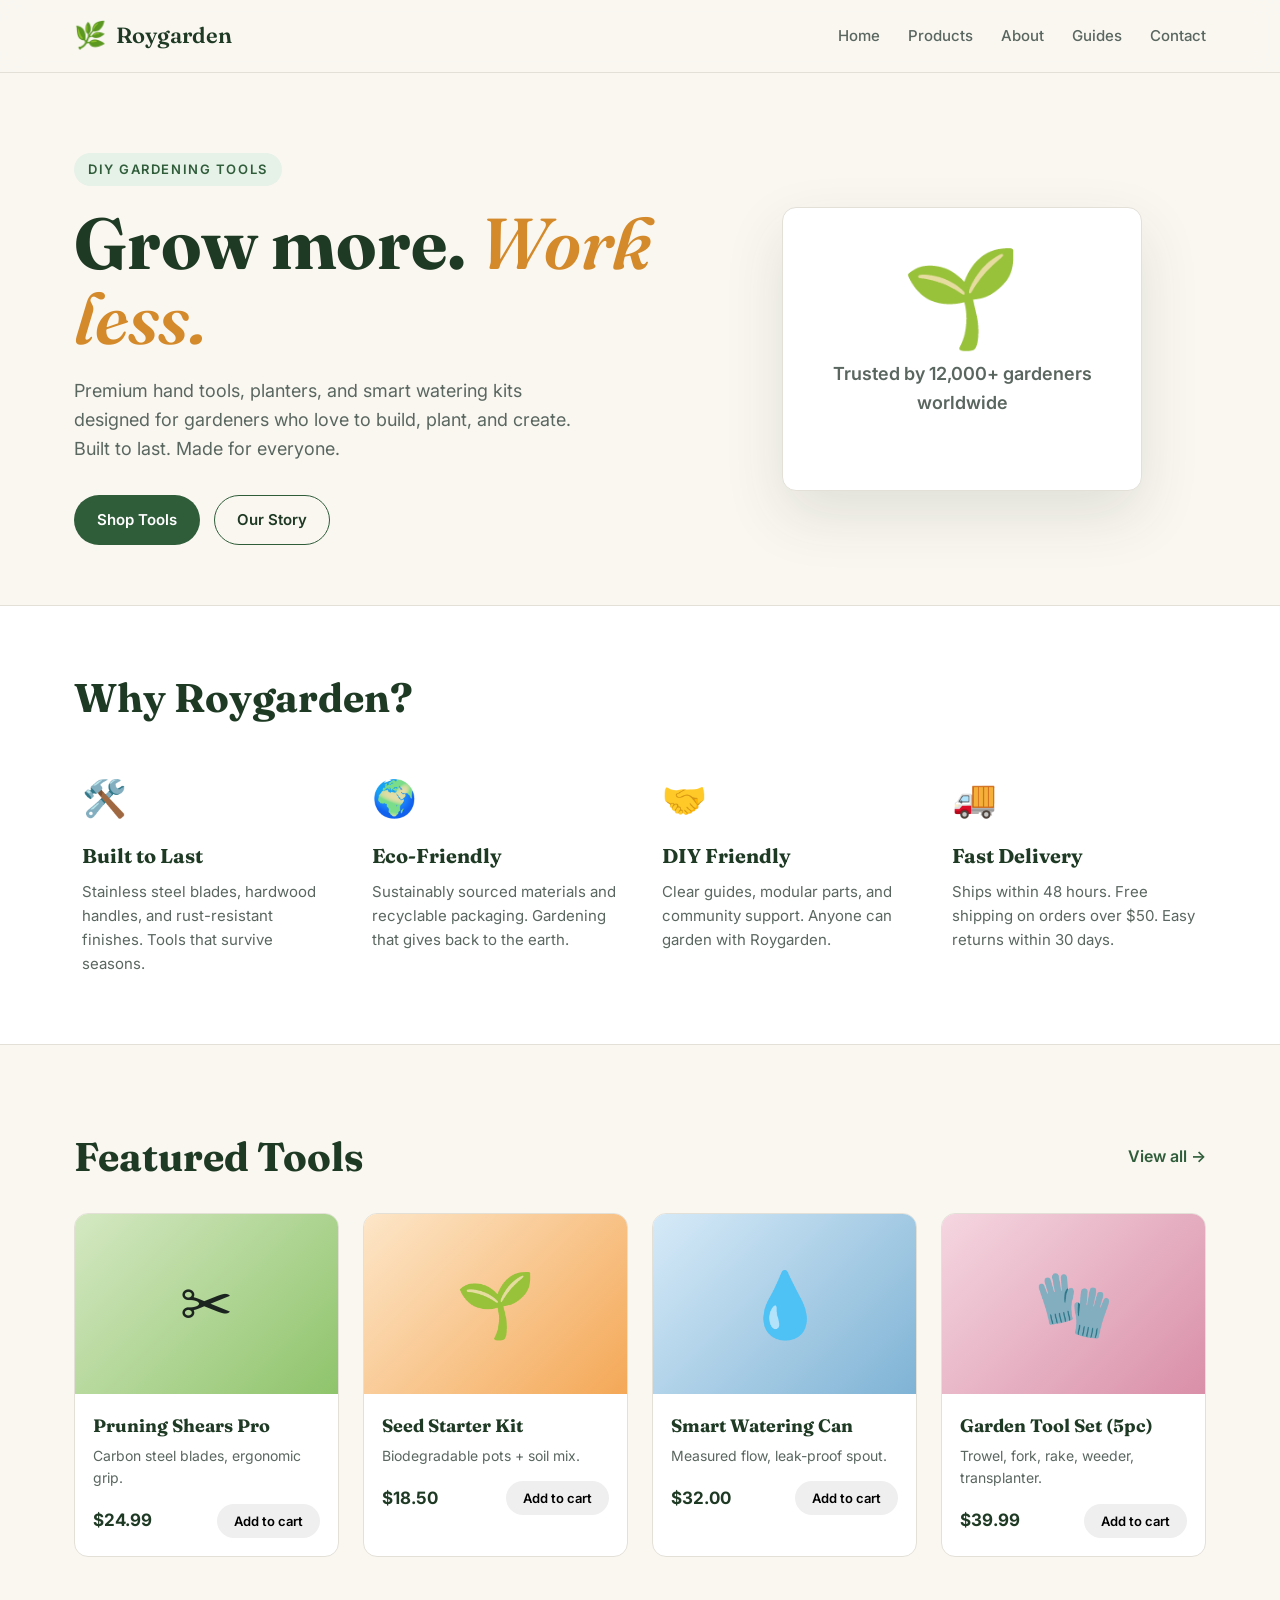
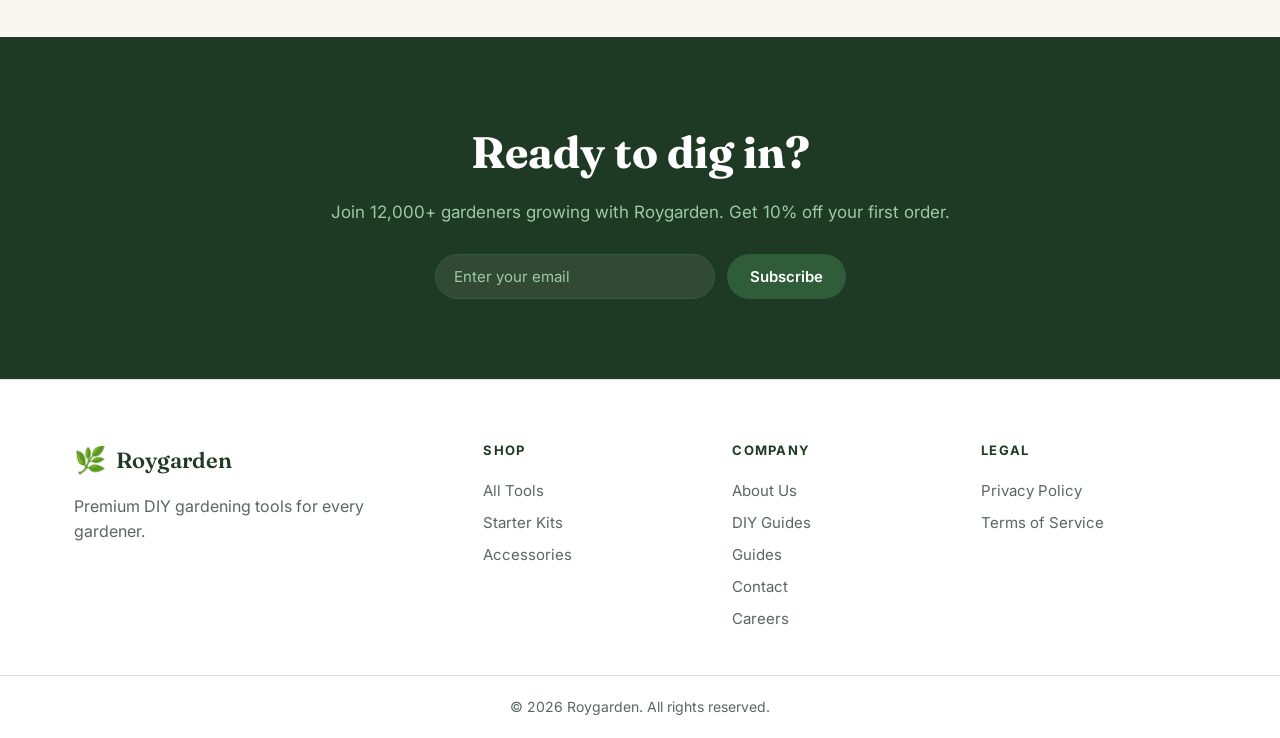
<file: index.html>
<!DOCTYPE html>
<html lang="en">
<head>
  <meta charset="UTF-8" />
  <meta name="viewport" content="width=device-width, initial-scale=1.0" />
  <title>Roygarden — DIY Gardening Tools</title>
  <meta name="description" content="Roygarden — premium DIY gardening tools for every gardener. Quality, durability, and design in every tool." />
  <link rel="preconnect" href="https://fonts.googleapis.com" />
  <link rel="preconnect" href="https://fonts.gstatic.com" crossorigin />
  <link href="https://fonts.googleapis.com/css2?family=Fraunces:opsz,wght@9..144,400;9..144,600;9..144,700&family=Inter:wght@400;500;600&display=swap" rel="stylesheet" />
  <link rel="stylesheet" href="css/style.css" />
</head>
<body>
  <header class="site-header">
    <div class="container header-inner">
      <a href="index.html" class="logo">
        <span class="logo-mark">🌿</span>
        <span class="logo-text">Roygarden</span>
      </a>
      <nav class="nav">
        <a href="index.html">Home</a>
        <a href="products.html">Products</a>
        <a href="about.html">About</a>
        <a href="guide.html">Guides</a>
        <a href="contact.html">Contact</a>
      </nav>
      <button class="nav-toggle" aria-label="Toggle menu" aria-expanded="false">
        <span></span><span></span><span></span>
      </button>
    </div>
  </header>

  <main>
    <section class="hero">
      <div class="container hero-inner">
        <div class="hero-copy">
          <span class="eyebrow">DIY Gardening Tools</span>
          <h1>Grow more. <em>Work less.</em></h1>
          <p>Premium hand tools, planters, and smart watering kits designed for gardeners who love to build, plant, and create. Built to last. Made for everyone.</p>
          <div class="hero-actions">
            <a href="products.html" class="btn btn-primary">Shop Tools</a>
            <a href="about.html" class="btn btn-ghost">Our Story</a>
          </div>
        </div>
        <div class="hero-visual">
          <div class="hero-card">
            <div class="hero-card-leaf">🌱</div>
            <p class="hero-card-text">Trusted by 12,000+ gardeners worldwide</p>
          </div>
        </div>
      </div>
    </section>

    <section class="features">
      <div class="container">
        <h2 class="section-title">Why Roygarden?</h2>
        <div class="feature-grid">
          <article class="feature">
            <div class="feature-icon">🛠️</div>
            <h3>Built to Last</h3>
            <p>Stainless steel blades, hardwood handles, and rust-resistant finishes. Tools that survive seasons.</p>
          </article>
          <article class="feature">
            <div class="feature-icon">🌍</div>
            <h3>Eco-Friendly</h3>
            <p>Sustainably sourced materials and recyclable packaging. Gardening that gives back to the earth.</p>
          </article>
          <article class="feature">
            <div class="feature-icon">🤝</div>
            <h3>DIY Friendly</h3>
            <p>Clear guides, modular parts, and community support. Anyone can garden with Roygarden.</p>
          </article>
          <article class="feature">
            <div class="feature-icon">🚚</div>
            <h3>Fast Delivery</h3>
            <p>Ships within 48 hours. Free shipping on orders over $50. Easy returns within 30 days.</p>
          </article>
        </div>
      </div>
    </section>

    <section class="products-preview">
      <div class="container">
        <div class="section-head">
          <h2 class="section-title">Featured Tools</h2>
          <a href="products.html" class="link-more">View all →</a>
        </div>
        <div class="product-grid">
          <article class="product-card">
            <div class="product-img" style="background: linear-gradient(135deg,#d4e8c2,#8fc46b);">✂️</div>
            <div class="product-info">
              <h3>Pruning Shears Pro</h3>
              <p>Carbon steel blades, ergonomic grip.</p>
              <div class="product-foot">
                <span class="price">$24.99</span>
                <button class="btn btn-sm">Add to cart</button>
              </div>
            </div>
          </article>
          <article class="product-card">
            <div class="product-img" style="background: linear-gradient(135deg,#fde6c8,#f4a857);">🌱</div>
            <div class="product-info">
              <h3>Seed Starter Kit</h3>
              <p>Biodegradable pots + soil mix.</p>
              <div class="product-foot">
                <span class="price">$18.50</span>
                <button class="btn btn-sm">Add to cart</button>
              </div>
            </div>
          </article>
          <article class="product-card">
            <div class="product-img" style="background: linear-gradient(135deg,#d6eaf8,#7fb3d5);">💧</div>
            <div class="product-info">
              <h3>Smart Watering Can</h3>
              <p>Measured flow, leak-proof spout.</p>
              <div class="product-foot">
                <span class="price">$32.00</span>
                <button class="btn btn-sm">Add to cart</button>
              </div>
            </div>
          </article>
          <article class="product-card">
            <div class="product-img" style="background: linear-gradient(135deg,#f5d6e0,#d98fa8);">🧤</div>
            <div class="product-info">
              <h3>Garden Tool Set (5pc)</h3>
              <p>Trowel, fork, rake, weeder, transplanter.</p>
              <div class="product-foot">
                <span class="price">$39.99</span>
                <button class="btn btn-sm">Add to cart</button>
              </div>
            </div>
          </article>
        </div>
      </div>
    </section>

    <section class="cta-banner">
      <div class="container">
        <h2>Ready to dig in?</h2>
        <p>Join 12,000+ gardeners growing with Roygarden. Get 10% off your first order.</p>
        <form class="newsletter" onsubmit="return false;">
          <input type="email" placeholder="Enter your email" aria-label="Email" />
          <button type="submit" class="btn btn-primary">Subscribe</button>
        </form>
      </div>
    </section>
  </main>

  <footer class="site-footer">
    <div class="container footer-inner">
      <div class="footer-brand">
        <a href="index.html" class="logo">
          <span class="logo-mark">🌿</span>
          <span class="logo-text">Roygarden</span>
        </a>
        <p>Premium DIY gardening tools for every gardener.</p>
      </div>
      <div class="footer-links">
        <div>
          <h4>Shop</h4>
          <a href="products.html">All Tools</a>
          <a href="products.html">Starter Kits</a>
          <a href="products.html">Accessories</a>
        </div>
        <div>
          <h4>Company</h4>
          <a href="about.html">About Us</a>
          <a href="guide.html">DIY Guides</a>
          <a href="guide.html">Guides</a>
        <a href="contact.html">Contact</a>
          <a href="careers.html">Careers</a>
        </div>
        <div>
          <h4>Legal</h4>
          <a href="privacy.html">Privacy Policy</a>
          <a href="terms.html">Terms of Service</a>
        </div>
      </div>
    </div>
    <div class="footer-bottom">
      <div class="container">
        <p>© 2026 Roygarden. All rights reserved.</p>
      </div>
    </div>
  </footer>

  <script src="js/main.js"></script>
</body>
</html>
</file>
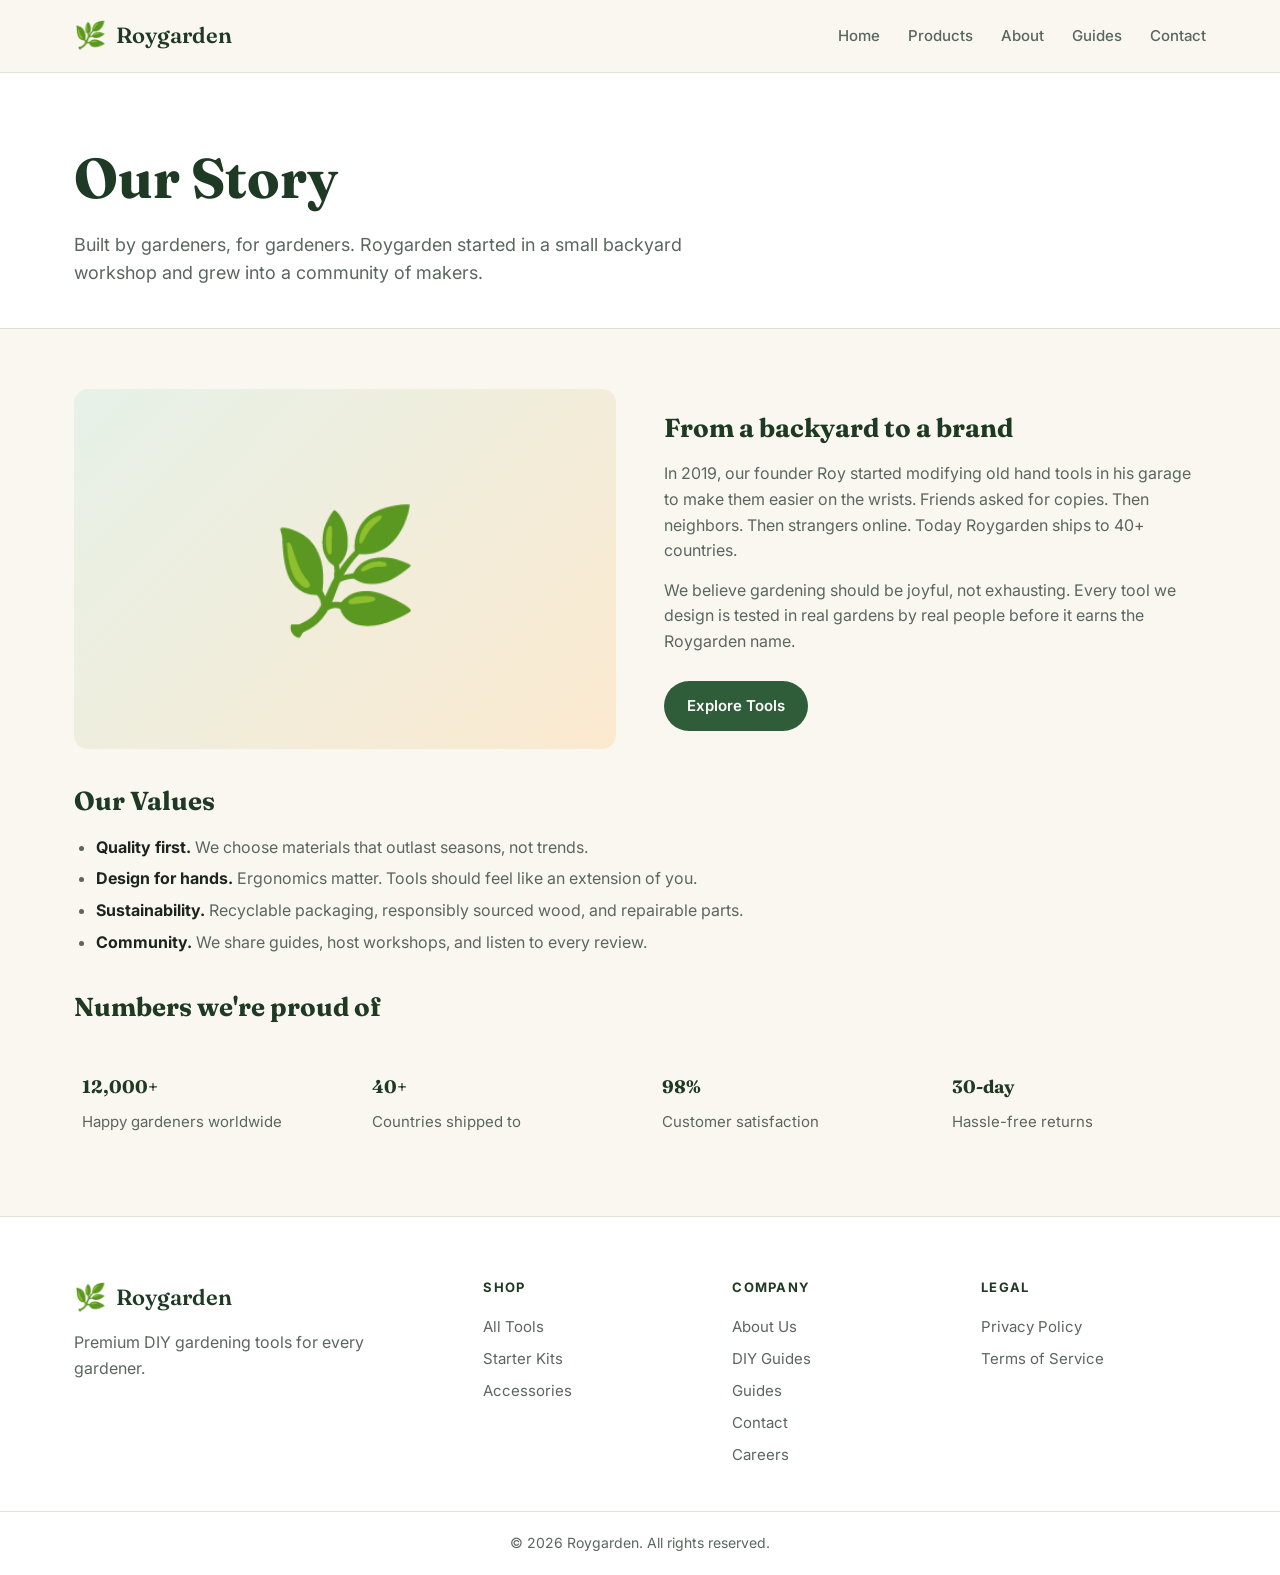
<file: about.html>
<!DOCTYPE html>
<html lang="en">
<head>
  <meta charset="UTF-8" />
  <meta name="viewport" content="width=device-width, initial-scale=1.0" />
  <title>About — Roygarden</title>
  <link rel="preconnect" href="https://fonts.googleapis.com" />
  <link rel="preconnect" href="https://fonts.gstatic.com" crossorigin />
  <link href="https://fonts.googleapis.com/css2?family=Fraunces:opsz,wght@9..144,400;9..144,600;9..144,700&family=Inter:wght@400;500;600&display=swap" rel="stylesheet" />
  <link rel="stylesheet" href="css/style.css" />
</head>
<body>
  <header class="site-header">
    <div class="container header-inner">
      <a href="index.html" class="logo"><span class="logo-mark">🌿</span><span class="logo-text">Roygarden</span></a>
      <nav class="nav">
        <a href="index.html">Home</a>
        <a href="products.html">Products</a>
        <a href="about.html">About</a>
        <a href="guide.html">Guides</a>
        <a href="contact.html">Contact</a>
      </nav>
      <button class="nav-toggle" aria-label="Toggle menu" aria-expanded="false"><span></span><span></span><span></span></button>
    </div>
  </header>

  <main>
    <section class="page-hero">
      <div class="container">
        <h1>Our Story</h1>
        <p>Built by gardeners, for gardeners. Roygarden started in a small backyard workshop and grew into a community of makers.</p>
      </div>
    </section>

    <section class="content">
      <div class="container">
        <div class="about-grid">
          <div class="about-visual">🌿</div>
          <div>
            <h2>From a backyard to a brand</h2>
            <p>In 2019, our founder Roy started modifying old hand tools in his garage to make them easier on the wrists. Friends asked for copies. Then neighbors. Then strangers online. Today Roygarden ships to 40+ countries.</p>
            <p>We believe gardening should be joyful, not exhausting. Every tool we design is tested in real gardens by real people before it earns the Roygarden name.</p>
            <a href="products.html" class="btn btn-primary" style="margin-top:12px;">Explore Tools</a>
          </div>
        </div>

        <h2>Our Values</h2>
        <ul>
          <li><strong>Quality first.</strong> We choose materials that outlast seasons, not trends.</li>
          <li><strong>Design for hands.</strong> Ergonomics matter. Tools should feel like an extension of you.</li>
          <li><strong>Sustainability.</strong> Recyclable packaging, responsibly sourced wood, and repairable parts.</li>
          <li><strong>Community.</strong> We share guides, host workshops, and listen to every review.</li>
        </ul>

        <h2>Numbers we're proud of</h2>
        <div class="feature-grid" style="margin-top:16px;">
          <div class="feature"><h3>12,000+</h3><p>Happy gardeners worldwide</p></div>
          <div class="feature"><h3>40+</h3><p>Countries shipped to</p></div>
          <div class="feature"><h3>98%</h3><p>Customer satisfaction</p></div>
          <div class="feature"><h3>30-day</h3><p>Hassle-free returns</p></div>
        </div>
      </div>
    </section>
  </main>

  <footer class="site-footer">
    <div class="container footer-inner">
      <div class="footer-brand">
        <a href="index.html" class="logo"><span class="logo-mark">🌿</span><span class="logo-text">Roygarden</span></a>
        <p>Premium DIY gardening tools for every gardener.</p>
      </div>
      <div class="footer-links">
        <div><h4>Shop</h4><a href="products.html">All Tools</a><a href="products.html">Starter Kits</a><a href="products.html">Accessories</a></div>
        <div><h4>Company</h4><a href="about.html">About Us</a>
          <a href="guide.html">DIY Guides</a><a href="guide.html">Guides</a>
        <a href="contact.html">Contact</a><a href="careers.html">Careers</a></div>
        <div><h4>Legal</h4><a href="privacy.html">Privacy Policy</a><a href="terms.html">Terms of Service</a></div>
      </div>
    </div>
    <div class="footer-bottom"><div class="container"><p>© 2026 Roygarden. All rights reserved.</p></div></div>
  </footer>
  <script src="js/main.js"></script>
</body>
</html>
</file>
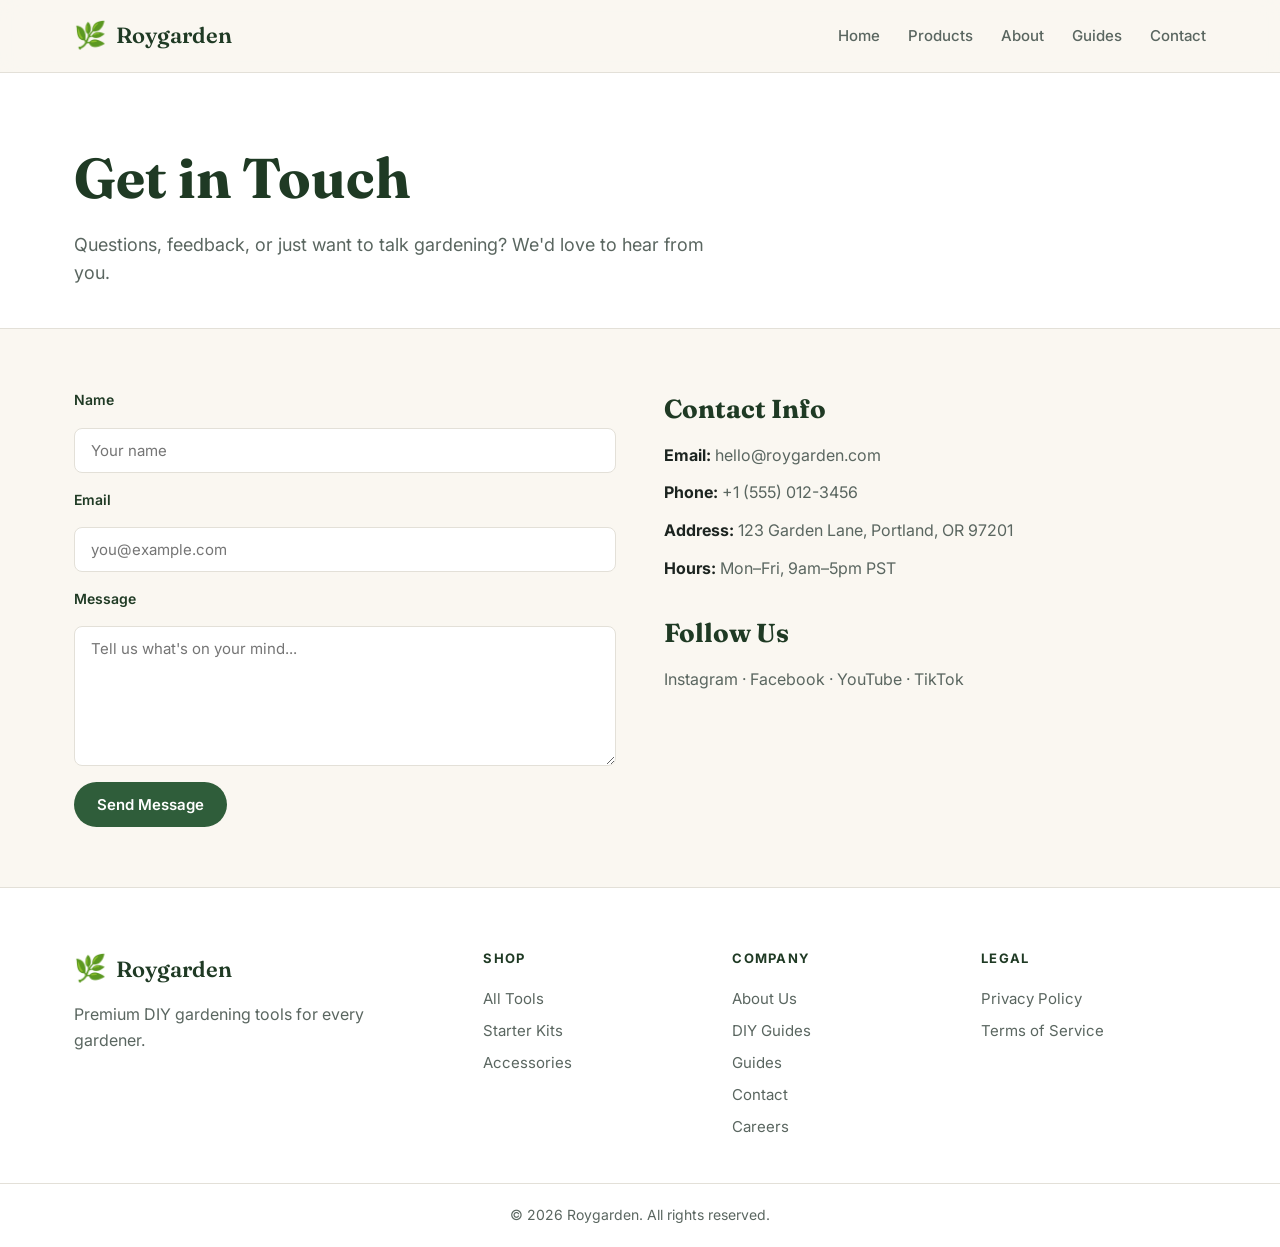
<file: contact.html>
<!DOCTYPE html>
<html lang="en">
<head>
  <meta charset="UTF-8" />
  <meta name="viewport" content="width=device-width, initial-scale=1.0" />
  <title>Contact — Roygarden</title>
  <link rel="preconnect" href="https://fonts.googleapis.com" />
  <link rel="preconnect" href="https://fonts.gstatic.com" crossorigin />
  <link href="https://fonts.googleapis.com/css2?family=Fraunces:opsz,wght@9..144,400;9..144,600;9..144,700&family=Inter:wght@400;500;600&display=swap" rel="stylesheet" />
  <link rel="stylesheet" href="css/style.css" />
</head>
<body>
  <header class="site-header">
    <div class="container header-inner">
      <a href="index.html" class="logo"><span class="logo-mark">🌿</span><span class="logo-text">Roygarden</span></a>
      <nav class="nav">
        <a href="index.html">Home</a>
        <a href="products.html">Products</a>
        <a href="about.html">About</a>
        <a href="guide.html">Guides</a>
        <a href="contact.html">Contact</a>
      </nav>
      <button class="nav-toggle" aria-label="Toggle menu" aria-expanded="false"><span></span><span></span><span></span></button>
    </div>
  </header>

  <main>
    <section class="page-hero">
      <div class="container">
        <h1>Get in Touch</h1>
        <p>Questions, feedback, or just want to talk gardening? We'd love to hear from you.</p>
      </div>
    </section>

    <section class="content">
      <div class="container">
        <div class="contact-grid">
          <form class="contact-form" onsubmit="return false;">
            <label for="name">Name</label>
            <input id="name" type="text" placeholder="Your name" />
            <label for="email">Email</label>
            <input id="email" type="email" placeholder="you@example.com" />
            <label for="msg">Message</label>
            <textarea id="msg" placeholder="Tell us what's on your mind..."></textarea>
            <button type="submit" class="btn btn-primary" style="align-self:flex-start;">Send Message</button>
          </form>
          <div class="contact-info">
            <h2>Contact Info</h2>
            <p><strong>Email:</strong> hello@roygarden.com</p>
            <p><strong>Phone:</strong> +1 (555) 012-3456</p>
            <p><strong>Address:</strong> 123 Garden Lane, Portland, OR 97201</p>
            <p><strong>Hours:</strong> Mon–Fri, 9am–5pm PST</p>
            <h2>Follow Us</h2>
            <p>Instagram · Facebook · YouTube · TikTok</p>
          </div>
        </div>
      </div>
    </section>
  </main>

  <footer class="site-footer">
    <div class="container footer-inner">
      <div class="footer-brand">
        <a href="index.html" class="logo"><span class="logo-mark">🌿</span><span class="logo-text">Roygarden</span></a>
        <p>Premium DIY gardening tools for every gardener.</p>
      </div>
      <div class="footer-links">
        <div><h4>Shop</h4><a href="products.html">All Tools</a><a href="products.html">Starter Kits</a><a href="products.html">Accessories</a></div>
        <div><h4>Company</h4><a href="about.html">About Us</a>
          <a href="guide.html">DIY Guides</a><a href="guide.html">Guides</a>
        <a href="contact.html">Contact</a><a href="careers.html">Careers</a></div>
        <div><h4>Legal</h4><a href="privacy.html">Privacy Policy</a><a href="terms.html">Terms of Service</a></div>
      </div>
    </div>
    <div class="footer-bottom"><div class="container"><p>© 2026 Roygarden. All rights reserved.</p></div></div>
  </footer>
  <script src="js/main.js"></script>
</body>
</html>
</file>
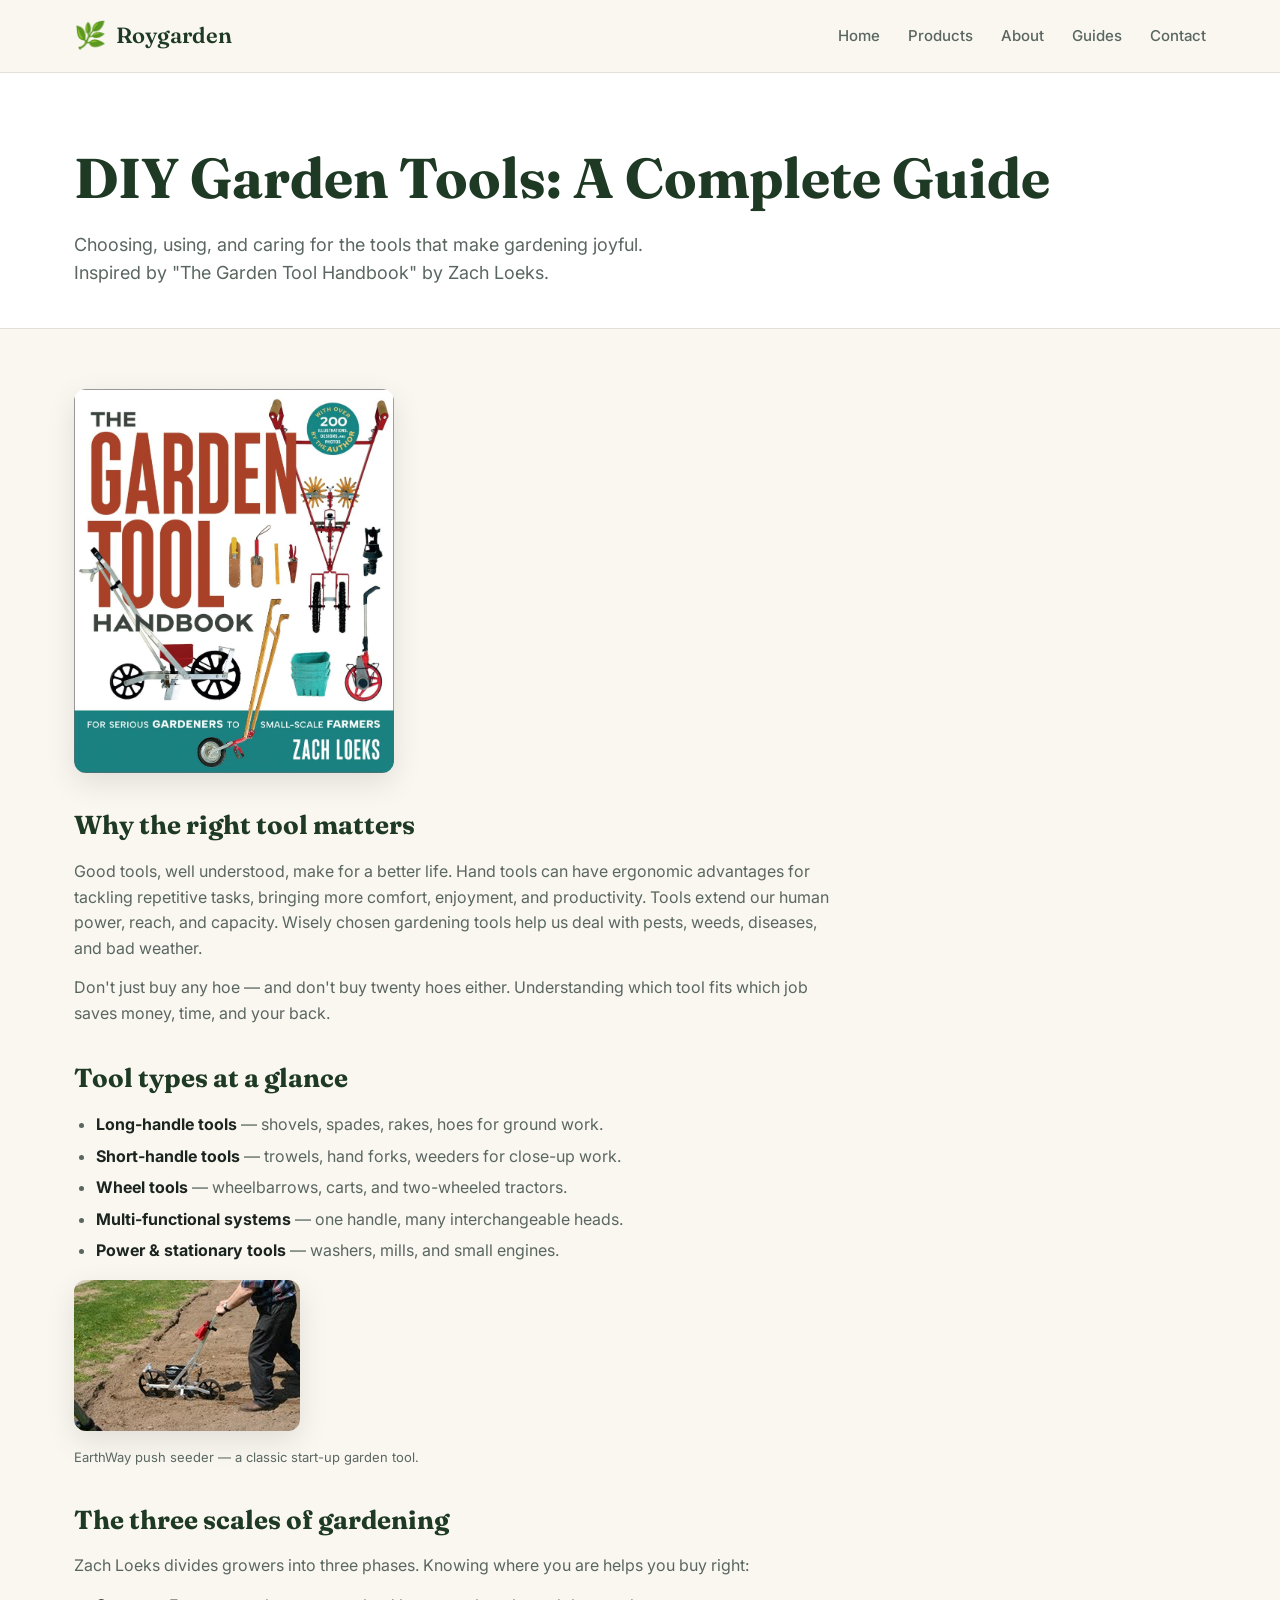
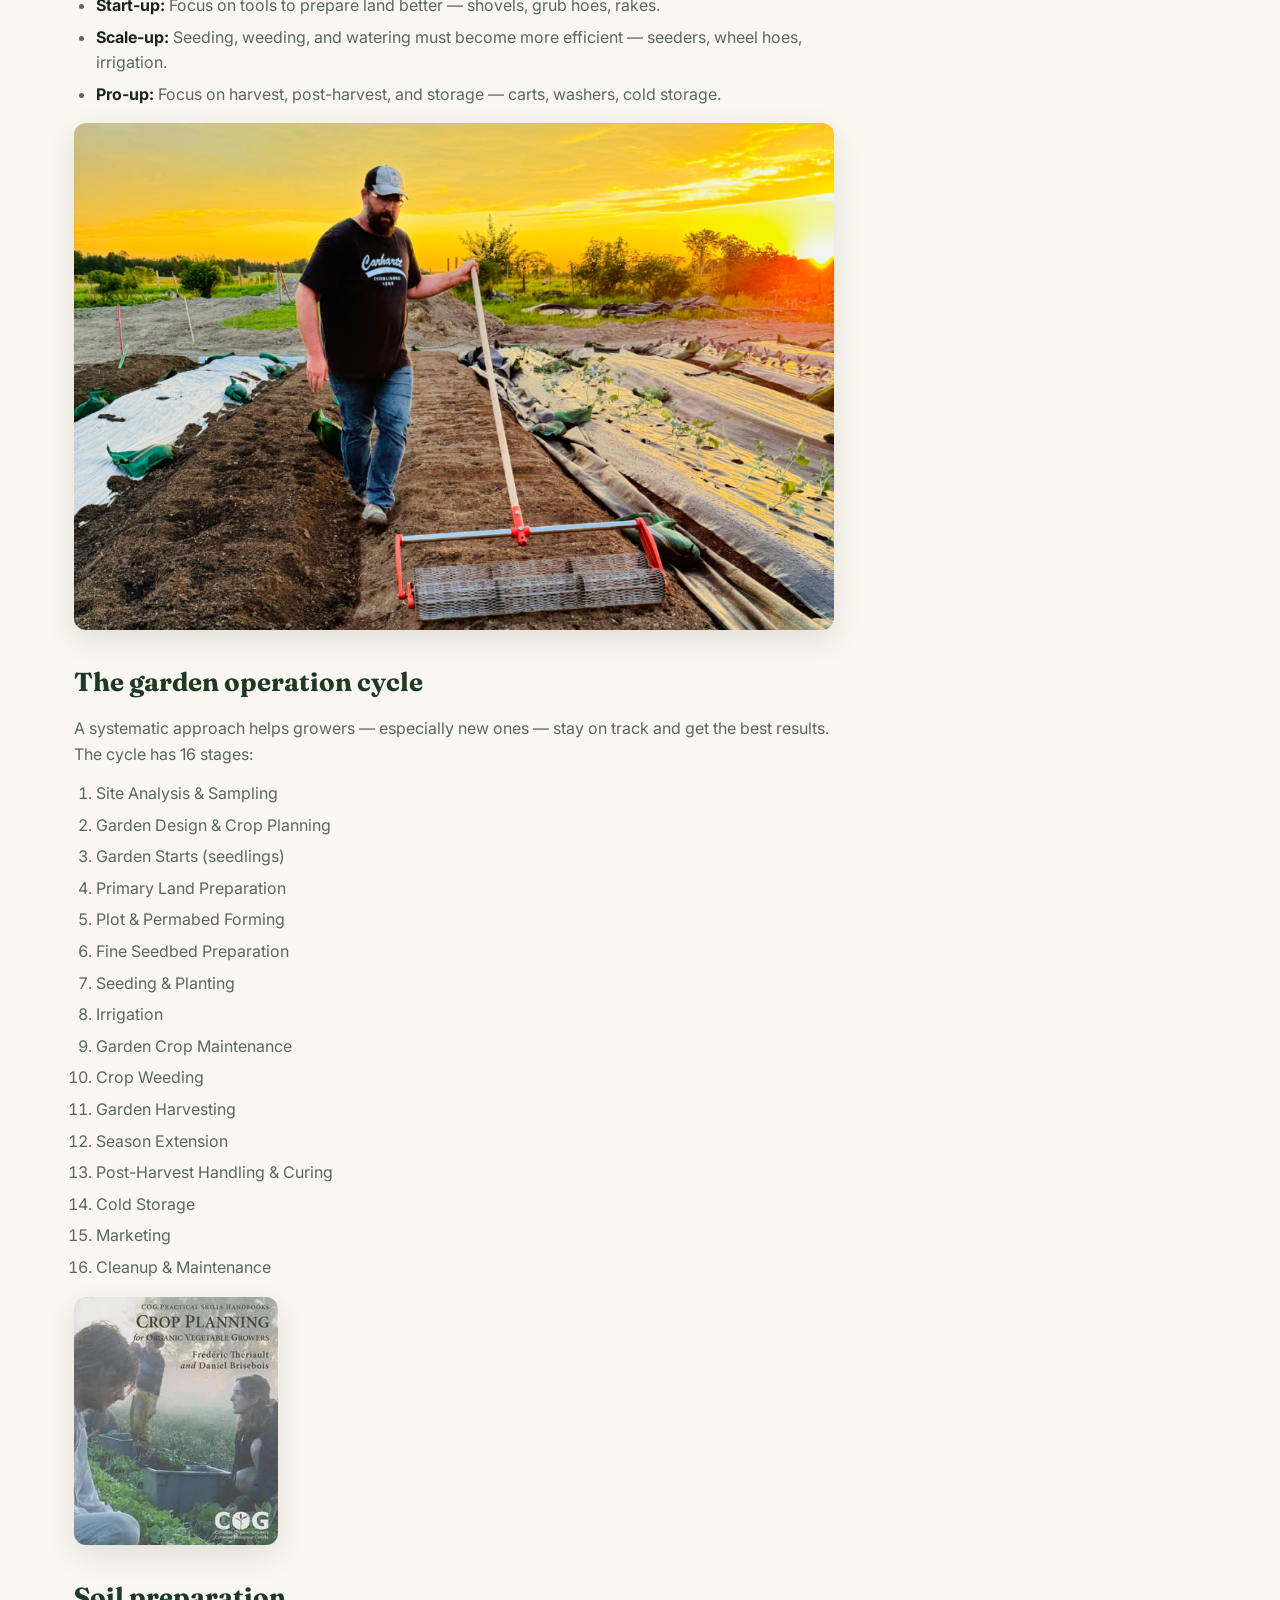
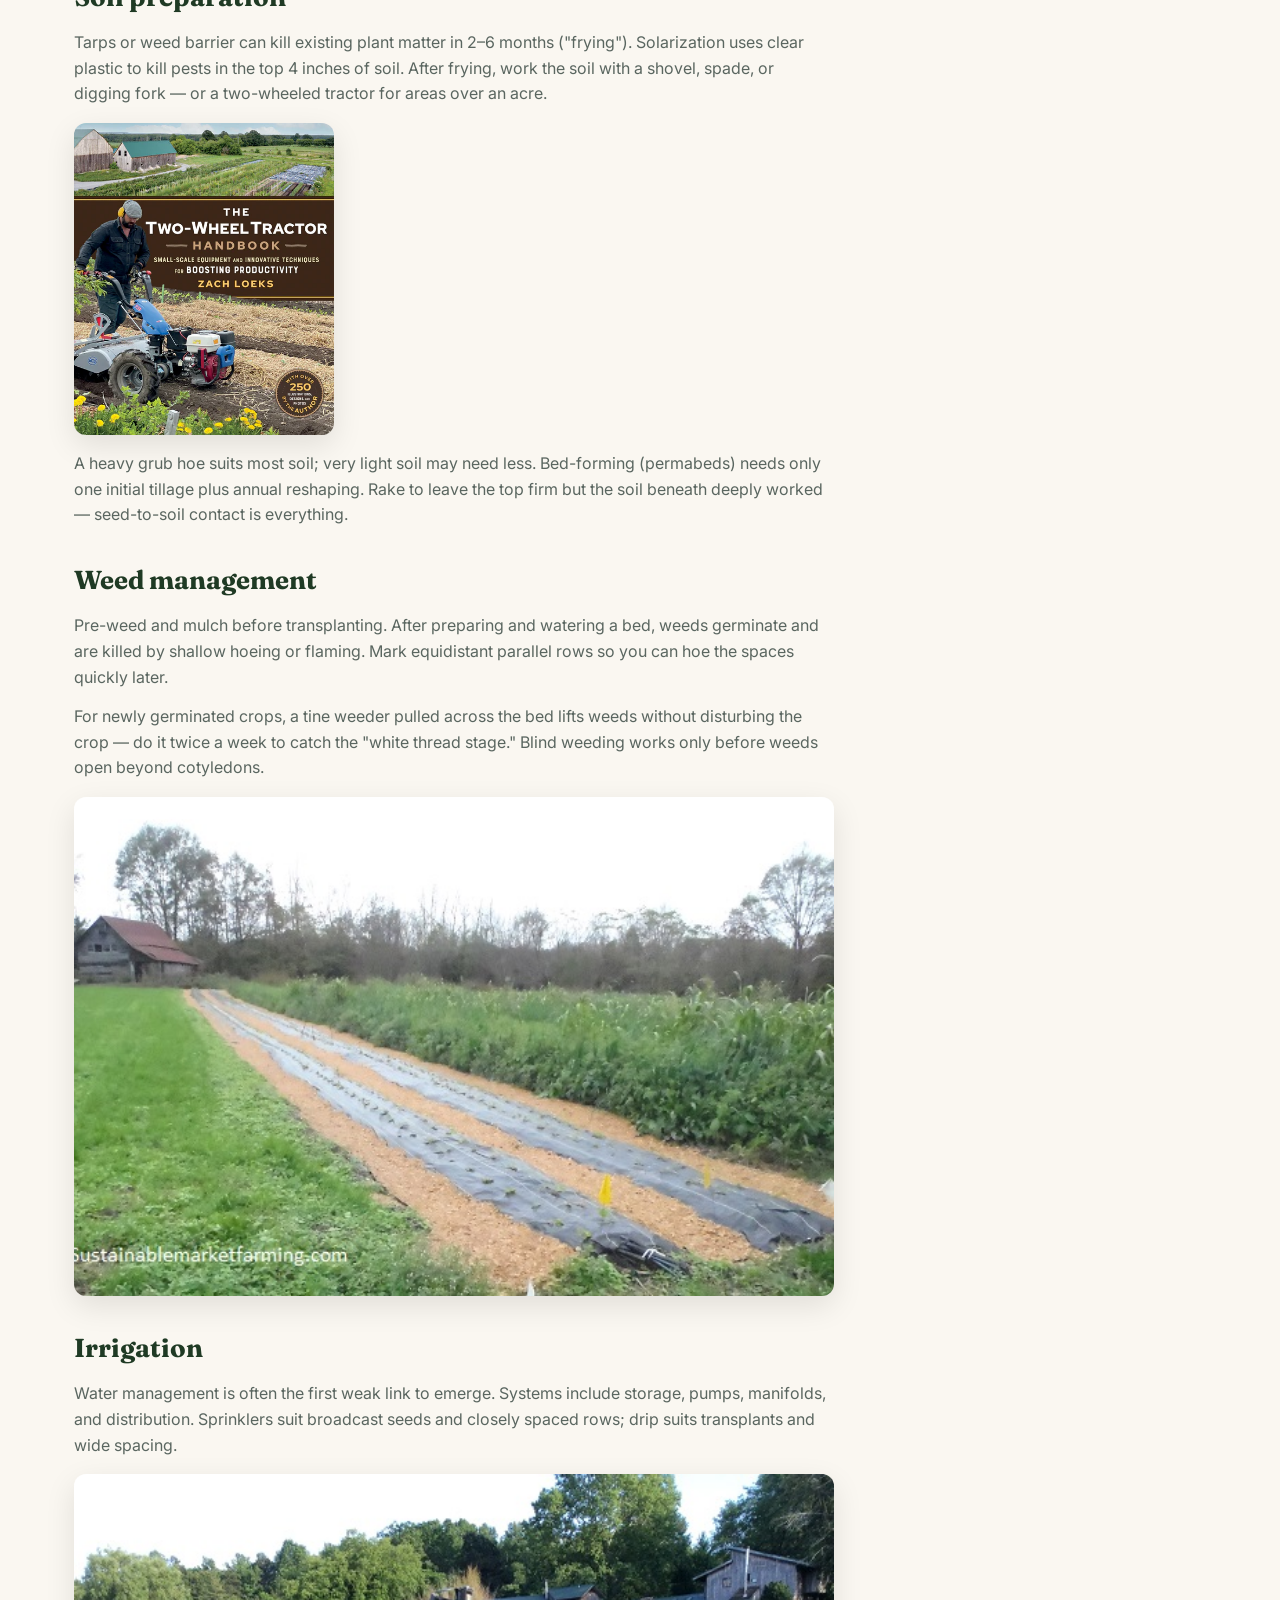
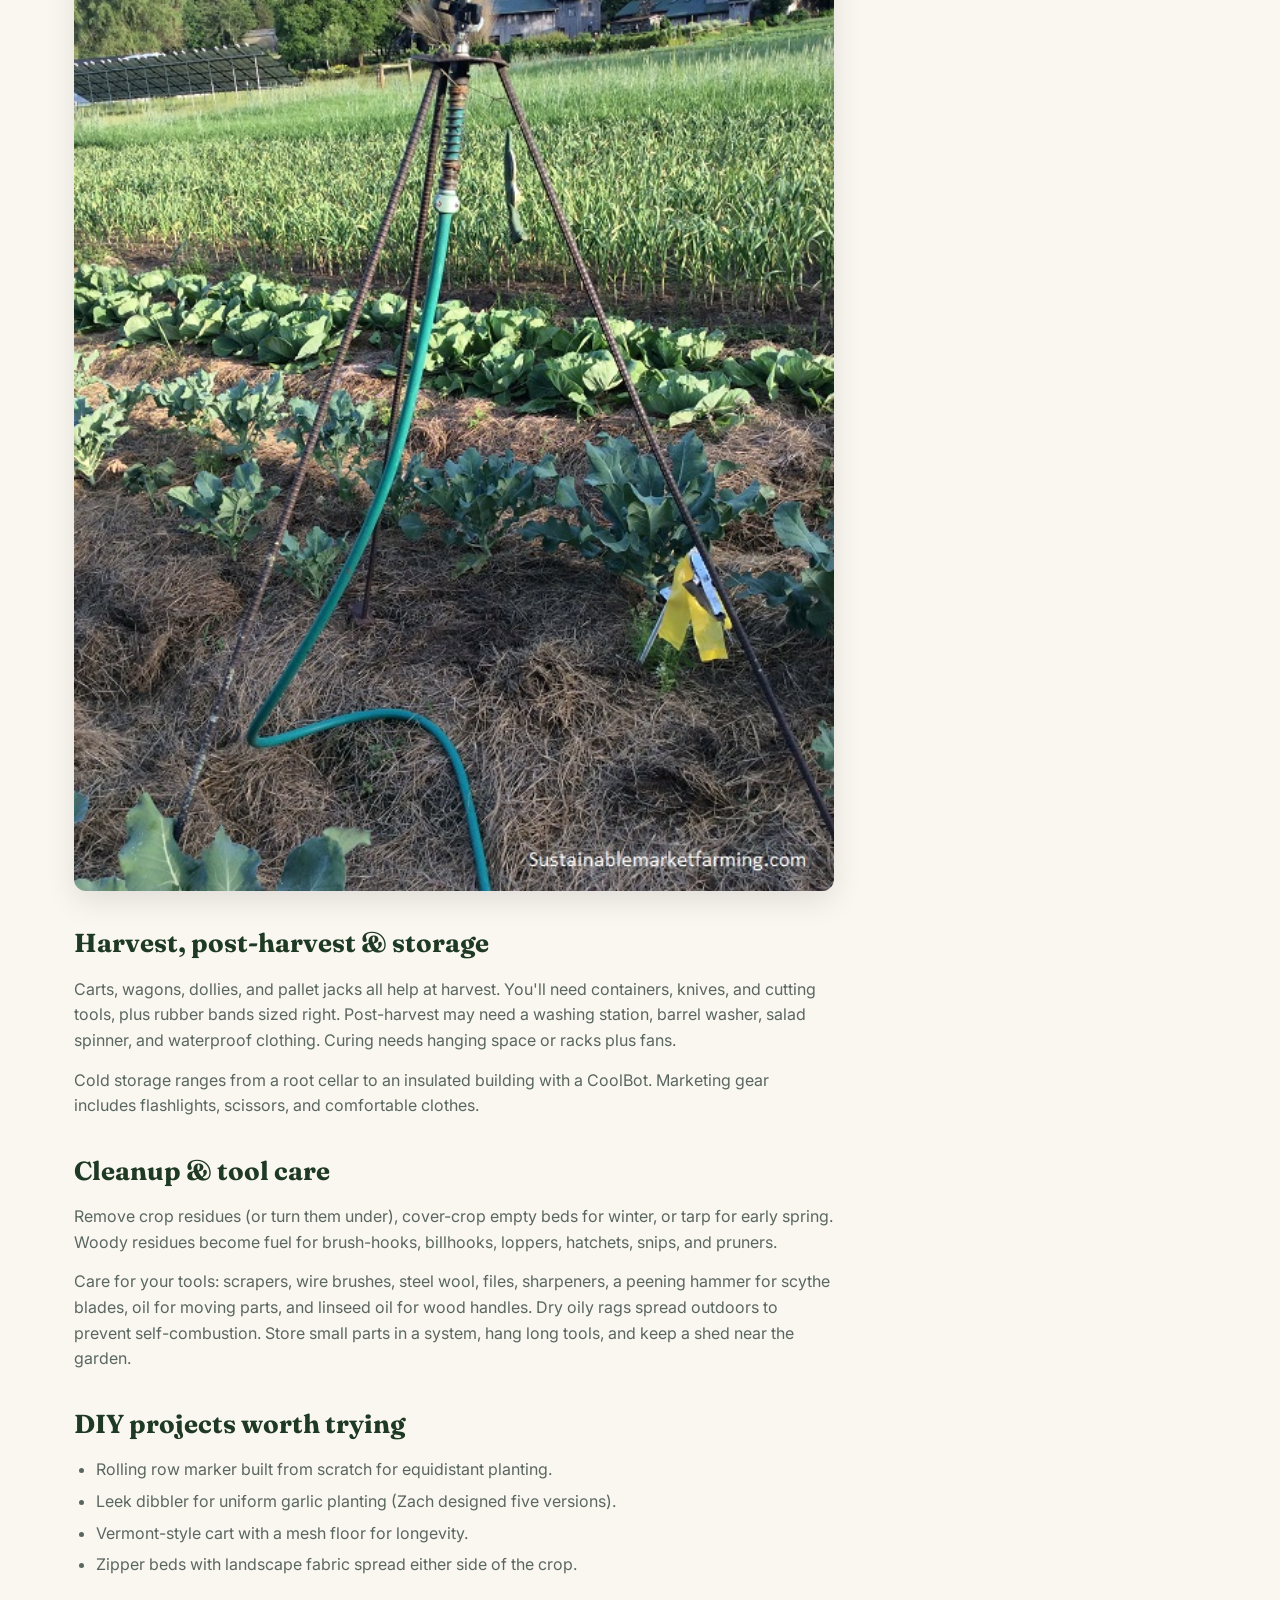
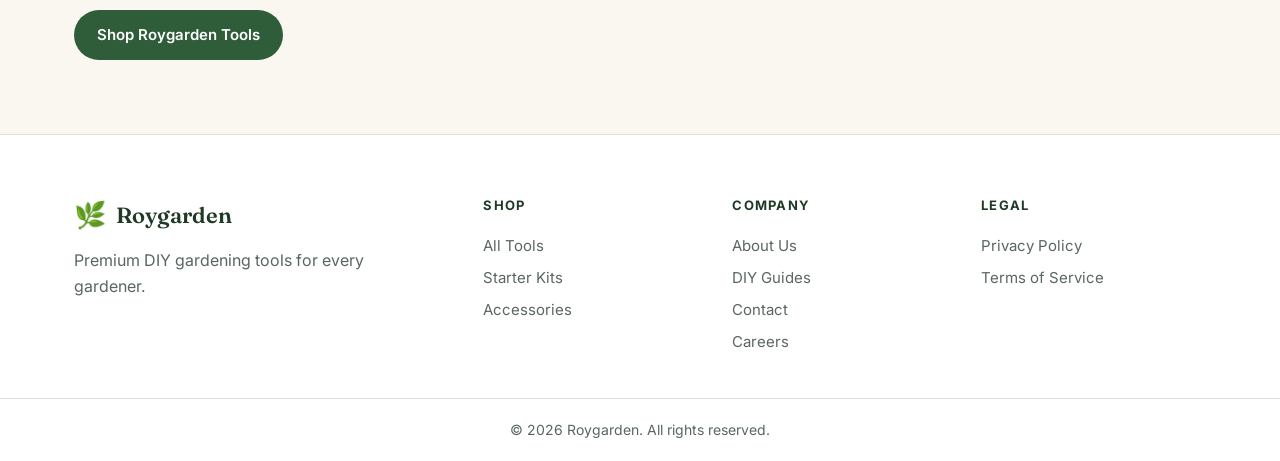
<file: guide.html>
<!DOCTYPE html>
<html lang="en">
<head>
  <meta charset="UTF-8" />
  <meta name="viewport" content="width=device-width, initial-scale=1.0" />
  <title>DIY Garden Tools Guide — Roygarden</title>
  <link rel="preconnect" href="https://fonts.googleapis.com" />
  <link rel="preconnect" href="https://fonts.gstatic.com" crossorigin />
  <link href="https://fonts.googleapis.com/css2?family=Fraunces:opsz,wght@9..144,400;9..144,600;9..144,700&family=Inter:wght@400;500;600&display=swap" rel="stylesheet" />
  <link rel="stylesheet" href="css/style.css" />
</head>
<body>
  <header class="site-header">
    <div class="container header-inner">
      <a href="index.html" class="logo"><span class="logo-mark">🌿</span><span class="logo-text">Roygarden</span></a>
      <nav class="nav">
        <a href="index.html">Home</a>
        <a href="products.html">Products</a>
        <a href="about.html">About</a>
        <a href="guide.html">Guides</a>
        <a href="contact.html">Contact</a>
      </nav>
      <button class="nav-toggle" aria-label="Toggle menu" aria-expanded="false"><span></span><span></span><span></span></button>
    </div>
  </header>

  <main>
    <section class="page-hero">
      <div class="container">
        <h1>DIY Garden Tools: A Complete Guide</h1>
        <p>Choosing, using, and caring for the tools that make gardening joyful. Inspired by "The Garden Tool Handbook" by Zach Loeks.</p>
      </div>
    </section>

    <section class="content">
      <div class="container">
        <img src="images/tool-handbook.jpg" alt="The Garden Tool Handbook cover" style="max-width:320px;border-radius:12px;margin-bottom:24px;box-shadow:0 10px 30px rgba(0,0,0,.1);" />

        <h2>Why the right tool matters</h2>
        <p>Good tools, well understood, make for a better life. Hand tools can have ergonomic advantages for tackling repetitive tasks, bringing more comfort, enjoyment, and productivity. Tools extend our human power, reach, and capacity. Wisely chosen gardening tools help us deal with pests, weeds, diseases, and bad weather.</p>
        <p>Don't just buy any hoe — and don't buy twenty hoes either. Understanding which tool fits which job saves money, time, and your back.</p>

        <h2>Tool types at a glance</h2>
        <ul>
          <li><strong>Long-handle tools</strong> — shovels, spades, rakes, hoes for ground work.</li>
          <li><strong>Short-handle tools</strong> — trowels, hand forks, weeders for close-up work.</li>
          <li><strong>Wheel tools</strong> — wheelbarrows, carts, and two-wheeled tractors.</li>
          <li><strong>Multi-functional systems</strong> — one handle, many interchangeable heads.</li>
          <li><strong>Power &amp; stationary tools</strong> — washers, mills, and small engines.</li>
        </ul>
        <img src="images/earthway.jpeg" alt="EarthWay push seeder" style="max-width:420px;border-radius:12px;margin:16px 0;box-shadow:0 10px 30px rgba(0,0,0,.1);" />
        <p style="font-size:13px;color:var(--muted);">EarthWay push seeder — a classic start-up garden tool.</p>

        <h2>The three scales of gardening</h2>
        <p>Zach Loeks divides growers into three phases. Knowing where you are helps you buy right:</p>
        <ul>
          <li><strong>Start-up:</strong> Focus on tools to prepare land better — shovels, grub hoes, rakes.</li>
          <li><strong>Scale-up:</strong> Seeding, weeding, and watering must become more efficient — seeders, wheel hoes, irrigation.</li>
          <li><strong>Pro-up:</strong> Focus on harvest, post-harvest, and storage — carts, washers, cold storage.</li>
        </ul>
        <img src="images/zach-field.webp" alt="Zach Loeks in the field" style="width:100%;max-width:760px;border-radius:12px;margin:16px 0;box-shadow:0 10px 30px rgba(0,0,0,.1);" />

        <h2>The garden operation cycle</h2>
        <p>A systematic approach helps growers — especially new ones — stay on track and get the best results. The cycle has 16 stages:</p>
        <ol>
          <li>Site Analysis &amp; Sampling</li>
          <li>Garden Design &amp; Crop Planning</li>
          <li>Garden Starts (seedlings)</li>
          <li>Primary Land Preparation</li>
          <li>Plot &amp; Permabed Forming</li>
          <li>Fine Seedbed Preparation</li>
          <li>Seeding &amp; Planting</li>
          <li>Irrigation</li>
          <li>Garden Crop Maintenance</li>
          <li>Crop Weeding</li>
          <li>Garden Harvesting</li>
          <li>Season Extension</li>
          <li>Post-Harvest Handling &amp; Curing</li>
          <li>Cold Storage</li>
          <li>Marketing</li>
          <li>Cleanup &amp; Maintenance</li>
        </ol>
        <img src="images/shopping.webp" alt="Crop planning resources" style="max-width:420px;border-radius:12px;margin:16px 0;box-shadow:0 10px 30px rgba(0,0,0,.1);" />

        <h2>Soil preparation</h2>
        <p>Tarps or weed barrier can kill existing plant matter in 2–6 months ("frying"). Solarization uses clear plastic to kill pests in the top 4 inches of soil. After frying, work the soil with a shovel, spade, or digging fork — or a two-wheeled tractor for areas over an acre.</p>
        <img src="images/two-wheel-tractor.webp" alt="The Two-Wheel Tractor book cover" style="max-width:260px;border-radius:12px;margin:16px 0;box-shadow:0 10px 30px rgba(0,0,0,.1);" />
        <p>A heavy grub hoe suits most soil; very light soil may need less. Bed-forming (permabeds) needs only one initial tillage plus annual reshaping. Rake to leave the top firm but the soil beneath deeply worked — seed-to-soil contact is everything.</p>

        <h2>Weed management</h2>
        <p>Pre-weed and mulch before transplanting. After preparing and watering a bed, weeds germinate and are killed by shallow hoeing or flaming. Mark equidistant parallel rows so you can hoe the spaces quickly later.</p>
        <p>For newly germinated crops, a tine weeder pulled across the bed lifts weeds without disturbing the crop — do it twice a week to catch the "white thread stage." Blind weeding works only before weeds open beyond cotyledons.</p>
        <img src="images/strawberries-fabric.jpg" alt="Strawberry plugs in landscape fabric" style="width:100%;max-width:760px;border-radius:12px;margin:16px 0;box-shadow:0 10px 30px rgba(0,0,0,.1);" />

        <h2>Irrigation</h2>
        <p>Water management is often the first weak link to emerge. Systems include storage, pumps, manifolds, and distribution. Sprinklers suit broadcast seeds and closely spaced rows; drip suits transplants and wide spacing.</p>
        <img src="images/irrigation-broccoli.jpg" alt="Impact sprinkler in broccoli patch" style="width:100%;max-width:760px;border-radius:12px;margin:16px 0;box-shadow:0 10px 30px rgba(0,0,0,.1);" />

        <h2>Harvest, post-harvest &amp; storage</h2>
        <p>Carts, wagons, dollies, and pallet jacks all help at harvest. You'll need containers, knives, and cutting tools, plus rubber bands sized right. Post-harvest may need a washing station, barrel washer, salad spinner, and waterproof clothing. Curing needs hanging space or racks plus fans.</p>
        <p>Cold storage ranges from a root cellar to an insulated building with a CoolBot. Marketing gear includes flashlights, scissors, and comfortable clothes.</p>

        <h2>Cleanup &amp; tool care</h2>
        <p>Remove crop residues (or turn them under), cover-crop empty beds for winter, or tarp for early spring. Woody residues become fuel for brush-hooks, billhooks, loppers, hatchets, snips, and pruners.</p>
        <p>Care for your tools: scrapers, wire brushes, steel wool, files, sharpeners, a peening hammer for scythe blades, oil for moving parts, and linseed oil for wood handles. Dry oily rags spread outdoors to prevent self-combustion. Store small parts in a system, hang long tools, and keep a shed near the garden.</p>

        <h2>DIY projects worth trying</h2>
        <ul>
          <li>Rolling row marker built from scratch for equidistant planting.</li>
          <li>Leek dibbler for uniform garlic planting (Zach designed five versions).</li>
          <li>Vermont-style cart with a mesh floor for longevity.</li>
          <li>Zipper beds with landscape fabric spread either side of the crop.</li>
        </ul>

        <p style="margin-top:32px;"><a href="products.html" class="btn btn-primary">Shop Roygarden Tools</a></p>
      </div>
    </section>
  </main>

  <footer class="site-footer">
    <div class="container footer-inner">
      <div class="footer-brand">
        <a href="index.html" class="logo"><span class="logo-mark">🌿</span><span class="logo-text">Roygarden</span></a>
        <p>Premium DIY gardening tools for every gardener.</p>
      </div>
      <div class="footer-links">
        <div><h4>Shop</h4><a href="products.html">All Tools</a><a href="products.html">Starter Kits</a><a href="products.html">Accessories</a></div>
        <div><h4>Company</h4><a href="about.html">About Us</a>
          <a href="guide.html">DIY Guides</a><a href="contact.html">Contact</a><a href="careers.html">Careers</a></div>
        <div><h4>Legal</h4><a href="privacy.html">Privacy Policy</a><a href="terms.html">Terms of Service</a></div>
      </div>
    </div>
    <div class="footer-bottom"><div class="container"><p>© 2026 Roygarden. All rights reserved.</p></div></div>
  </footer>
  <script src="js/main.js"></script>
</body>
</html>
</file>
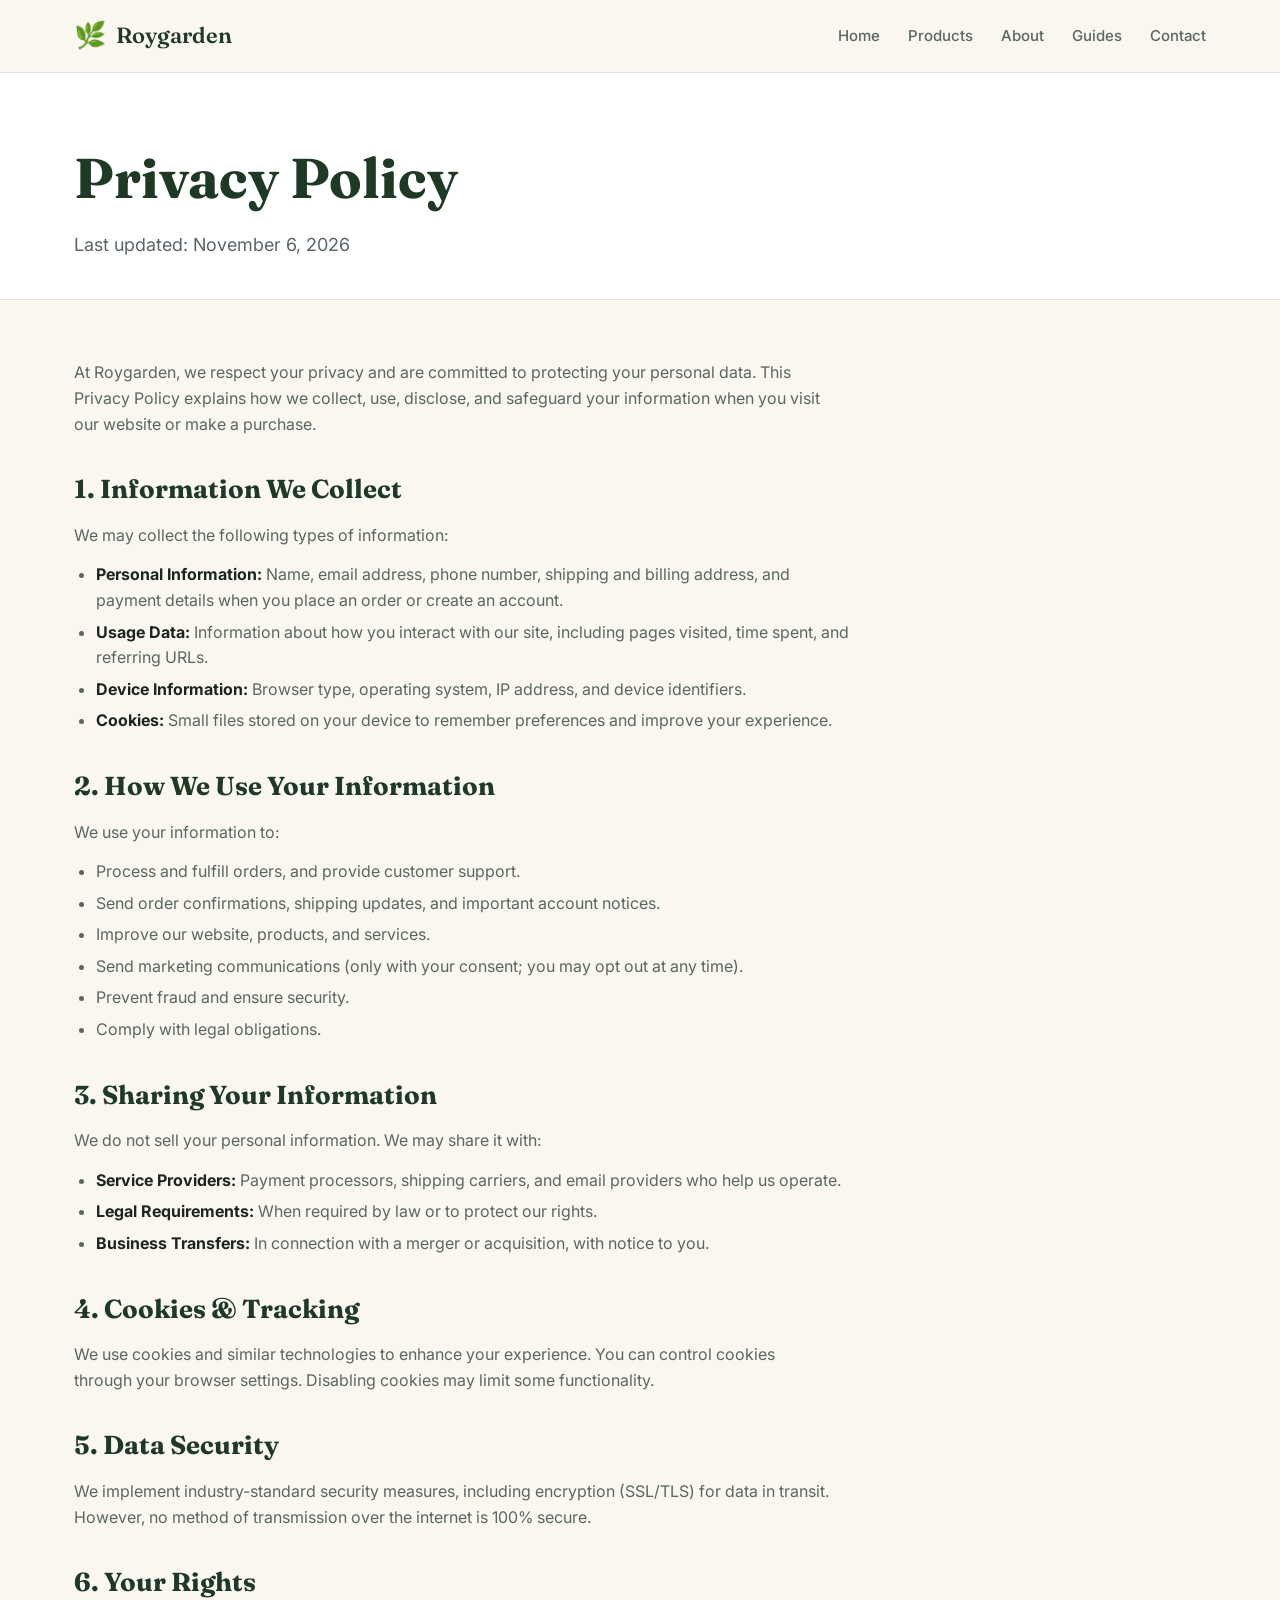
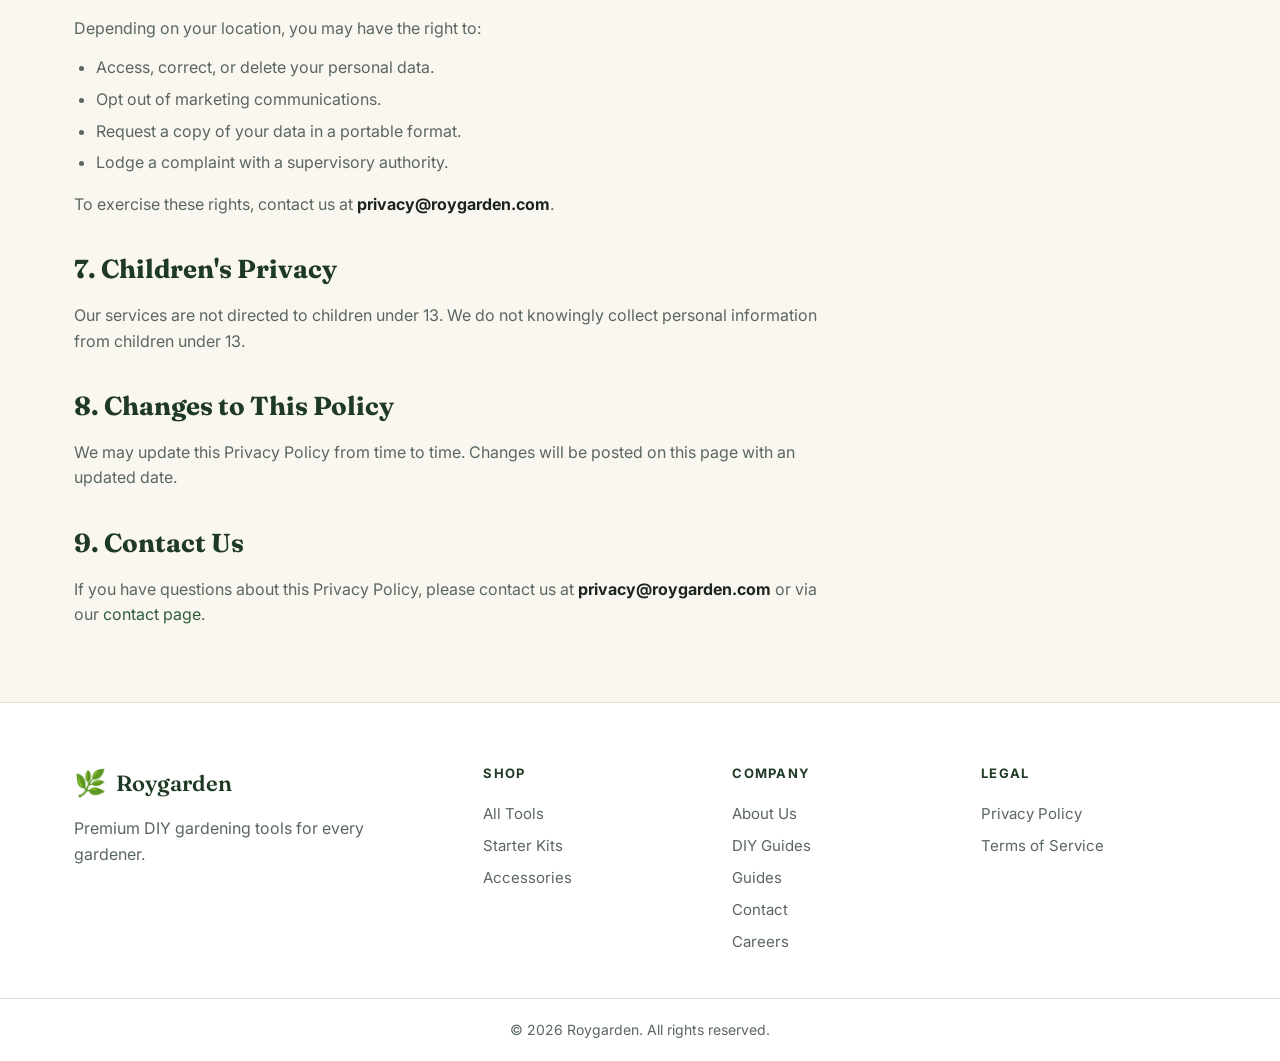
<file: privacy.html>
<!DOCTYPE html>
<html lang="en">
<head>
  <meta charset="UTF-8" />
  <meta name="viewport" content="width=device-width, initial-scale=1.0" />
  <title>Privacy Policy — Roygarden</title>
  <link rel="preconnect" href="https://fonts.googleapis.com" />
  <link rel="preconnect" href="https://fonts.gstatic.com" crossorigin />
  <link href="https://fonts.googleapis.com/css2?family=Fraunces:opsz,wght@9..144,400;9..144,600;9..144,700&family=Inter:wght@400;500;600&display=swap" rel="stylesheet" />
  <link rel="stylesheet" href="css/style.css" />
</head>
<body>
  <header class="site-header">
    <div class="container header-inner">
      <a href="index.html" class="logo"><span class="logo-mark">🌿</span><span class="logo-text">Roygarden</span></a>
      <nav class="nav">
        <a href="index.html">Home</a>
        <a href="products.html">Products</a>
        <a href="about.html">About</a>
        <a href="guide.html">Guides</a>
        <a href="contact.html">Contact</a>
      </nav>
      <button class="nav-toggle" aria-label="Toggle menu" aria-expanded="false"><span></span><span></span><span></span></button>
    </div>
  </header>

  <main>
    <section class="page-hero">
      <div class="container">
        <h1>Privacy Policy</h1>
        <p>Last updated: November 6, 2026</p>
      </div>
    </section>

    <section class="content">
      <div class="container">
        <p>At Roygarden, we respect your privacy and are committed to protecting your personal data. This Privacy Policy explains how we collect, use, disclose, and safeguard your information when you visit our website or make a purchase.</p>

        <h2>1. Information We Collect</h2>
        <p>We may collect the following types of information:</p>
        <ul>
          <li><strong>Personal Information:</strong> Name, email address, phone number, shipping and billing address, and payment details when you place an order or create an account.</li>
          <li><strong>Usage Data:</strong> Information about how you interact with our site, including pages visited, time spent, and referring URLs.</li>
          <li><strong>Device Information:</strong> Browser type, operating system, IP address, and device identifiers.</li>
          <li><strong>Cookies:</strong> Small files stored on your device to remember preferences and improve your experience.</li>
        </ul>

        <h2>2. How We Use Your Information</h2>
        <p>We use your information to:</p>
        <ul>
          <li>Process and fulfill orders, and provide customer support.</li>
          <li>Send order confirmations, shipping updates, and important account notices.</li>
          <li>Improve our website, products, and services.</li>
          <li>Send marketing communications (only with your consent; you may opt out at any time).</li>
          <li>Prevent fraud and ensure security.</li>
          <li>Comply with legal obligations.</li>
        </ul>

        <h2>3. Sharing Your Information</h2>
        <p>We do not sell your personal information. We may share it with:</p>
        <ul>
          <li><strong>Service Providers:</strong> Payment processors, shipping carriers, and email providers who help us operate.</li>
          <li><strong>Legal Requirements:</strong> When required by law or to protect our rights.</li>
          <li><strong>Business Transfers:</strong> In connection with a merger or acquisition, with notice to you.</li>
        </ul>

        <h2>4. Cookies & Tracking</h2>
        <p>We use cookies and similar technologies to enhance your experience. You can control cookies through your browser settings. Disabling cookies may limit some functionality.</p>

        <h2>5. Data Security</h2>
        <p>We implement industry-standard security measures, including encryption (SSL/TLS) for data in transit. However, no method of transmission over the internet is 100% secure.</p>

        <h2>6. Your Rights</h2>
        <p>Depending on your location, you may have the right to:</p>
        <ul>
          <li>Access, correct, or delete your personal data.</li>
          <li>Opt out of marketing communications.</li>
          <li>Request a copy of your data in a portable format.</li>
          <li>Lodge a complaint with a supervisory authority.</li>
        </ul>
        <p>To exercise these rights, contact us at <strong>privacy@roygarden.com</strong>.</p>

        <h2>7. Children's Privacy</h2>
        <p>Our services are not directed to children under 13. We do not knowingly collect personal information from children under 13.</p>

        <h2>8. Changes to This Policy</h2>
        <p>We may update this Privacy Policy from time to time. Changes will be posted on this page with an updated date.</p>

        <h2>9. Contact Us</h2>
        <p>If you have questions about this Privacy Policy, please contact us at <strong>privacy@roygarden.com</strong> or via our <a href="contact.html" style="color:var(--green-700);">contact page</a>.</p>
      </div>
    </section>
  </main>

  <footer class="site-footer">
    <div class="container footer-inner">
      <div class="footer-brand">
        <a href="index.html" class="logo"><span class="logo-mark">🌿</span><span class="logo-text">Roygarden</span></a>
        <p>Premium DIY gardening tools for every gardener.</p>
      </div>
      <div class="footer-links">
        <div><h4>Shop</h4><a href="products.html">All Tools</a><a href="products.html">Starter Kits</a><a href="products.html">Accessories</a></div>
        <div><h4>Company</h4><a href="about.html">About Us</a>
          <a href="guide.html">DIY Guides</a><a href="guide.html">Guides</a>
        <a href="contact.html">Contact</a><a href="careers.html">Careers</a></div>
        <div><h4>Legal</h4><a href="privacy.html">Privacy Policy</a><a href="terms.html">Terms of Service</a></div>
      </div>
    </div>
    <div class="footer-bottom"><div class="container"><p>© 2026 Roygarden. All rights reserved.</p></div></div>
  </footer>
  <script src="js/main.js"></script>
</body>
</html>
</file>
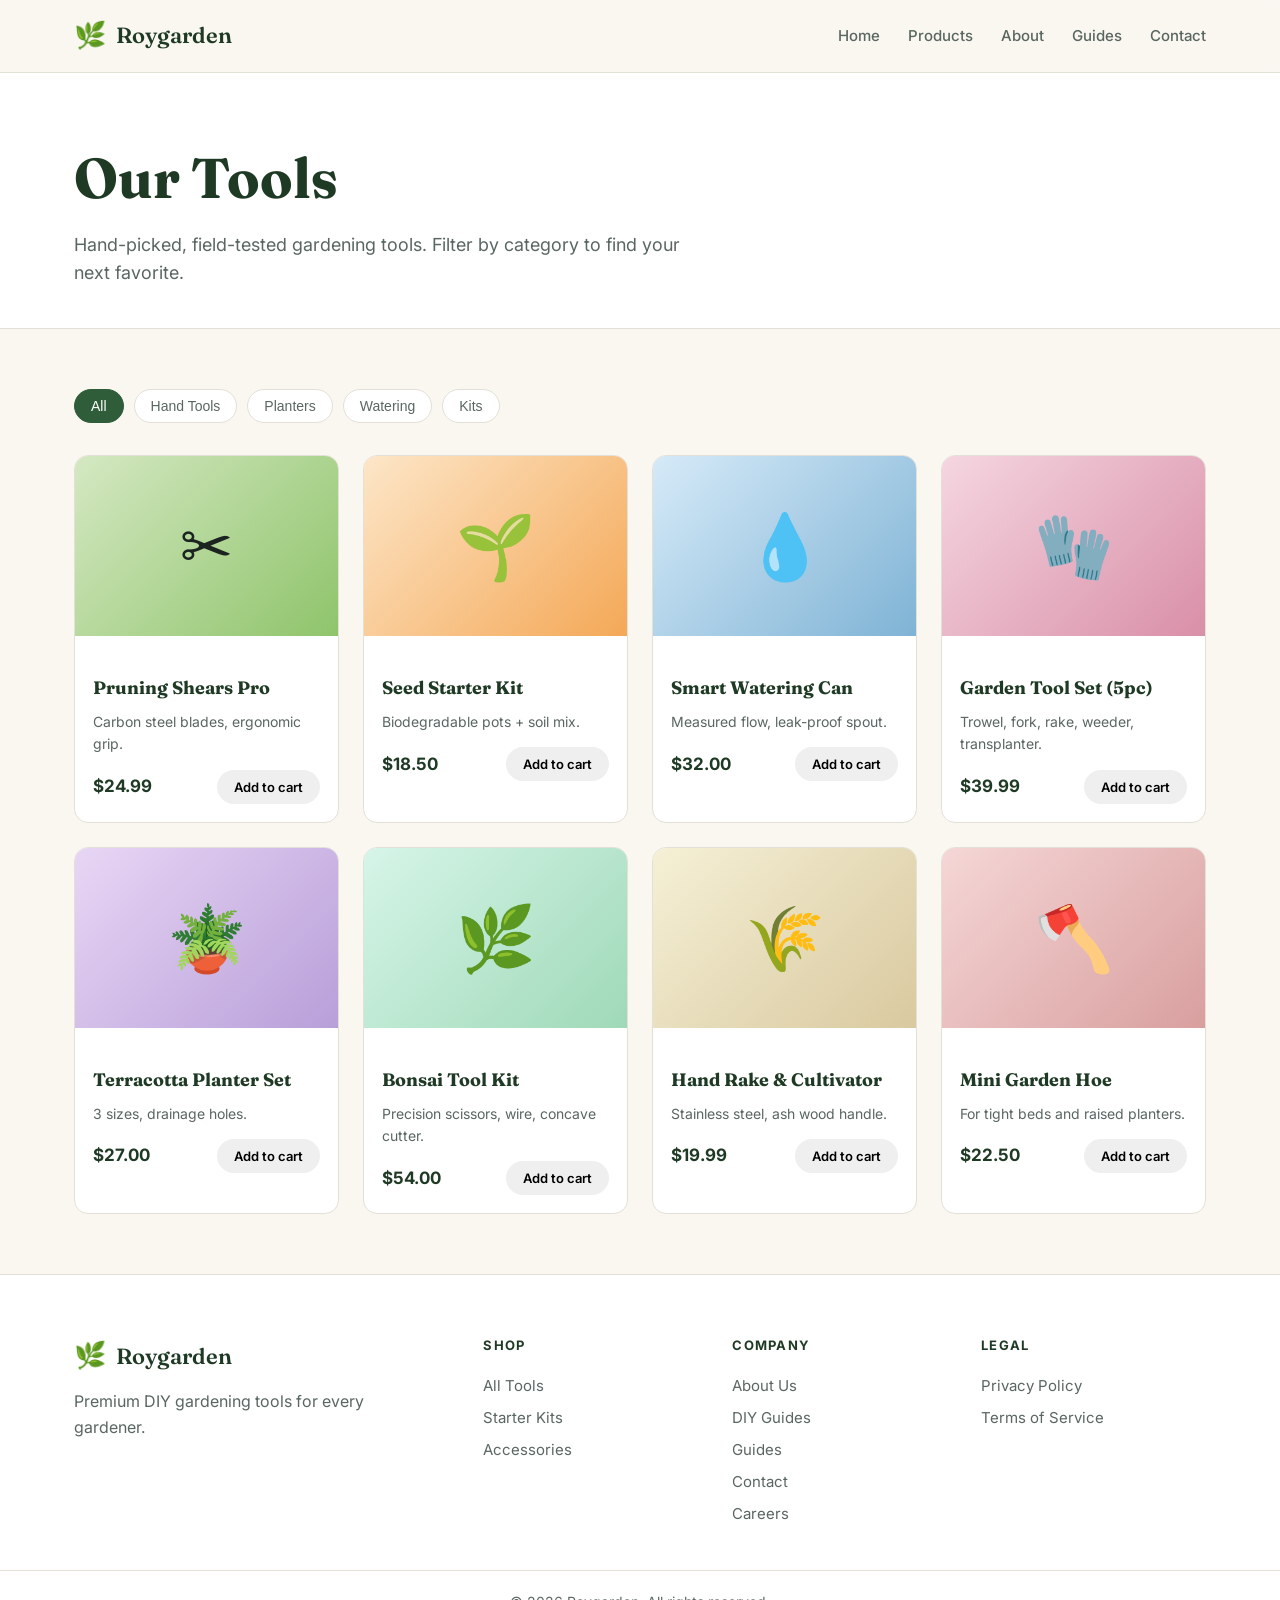
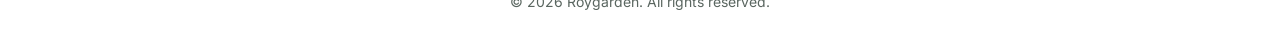
<file: products.html>
<!DOCTYPE html>
<html lang="en">
<head>
  <meta charset="UTF-8" />
  <meta name="viewport" content="width=device-width, initial-scale=1.0" />
  <title>Products — Roygarden</title>
  <link rel="preconnect" href="https://fonts.googleapis.com" />
  <link rel="preconnect" href="https://fonts.gstatic.com" crossorigin />
  <link href="https://fonts.googleapis.com/css2?family=Fraunces:opsz,wght@9..144,400;9..144,600;9..144,700&family=Inter:wght@400;500;600&display=swap" rel="stylesheet" />
  <link rel="stylesheet" href="css/style.css" />
</head>
<body>
  <header class="site-header">
    <div class="container header-inner">
      <a href="index.html" class="logo"><span class="logo-mark">🌿</span><span class="logo-text">Roygarden</span></a>
      <nav class="nav">
        <a href="index.html">Home</a>
        <a href="products.html">Products</a>
        <a href="about.html">About</a>
        <a href="guide.html">Guides</a>
        <a href="contact.html">Contact</a>
      </nav>
      <button class="nav-toggle" aria-label="Toggle menu" aria-expanded="false"><span></span><span></span><span></span></button>
    </div>
  </header>

  <main>
    <section class="page-hero">
      <div class="container">
        <h1>Our Tools</h1>
        <p>Hand-picked, field-tested gardening tools. Filter by category to find your next favorite.</p>
      </div>
    </section>

    <section class="content">
      <div class="container">
        <div class="filters">
          <button class="filter-btn active">All</button>
          <button class="filter-btn">Hand Tools</button>
          <button class="filter-btn">Planters</button>
          <button class="filter-btn">Watering</button>
          <button class="filter-btn">Kits</button>
        </div>
        <div class="product-grid">
          <article class="product-card"><div class="product-img" style="background:linear-gradient(135deg,#d4e8c2,#8fc46b);">✂️</div><div class="product-info"><h3>Pruning Shears Pro</h3><p>Carbon steel blades, ergonomic grip.</p><div class="product-foot"><span class="price">$24.99</span><button class="btn btn-sm">Add to cart</button></div></div></article>
          <article class="product-card"><div class="product-img" style="background:linear-gradient(135deg,#fde6c8,#f4a857);">🌱</div><div class="product-info"><h3>Seed Starter Kit</h3><p>Biodegradable pots + soil mix.</p><div class="product-foot"><span class="price">$18.50</span><button class="btn btn-sm">Add to cart</button></div></div></article>
          <article class="product-card"><div class="product-img" style="background:linear-gradient(135deg,#d6eaf8,#7fb3d5);">💧</div><div class="product-info"><h3>Smart Watering Can</h3><p>Measured flow, leak-proof spout.</p><div class="product-foot"><span class="price">$32.00</span><button class="btn btn-sm">Add to cart</button></div></div></article>
          <article class="product-card"><div class="product-img" style="background:linear-gradient(135deg,#f5d6e0,#d98fa8);">🧤</div><div class="product-info"><h3>Garden Tool Set (5pc)</h3><p>Trowel, fork, rake, weeder, transplanter.</p><div class="product-foot"><span class="price">$39.99</span><button class="btn btn-sm">Add to cart</button></div></div></article>
          <article class="product-card"><div class="product-img" style="background:linear-gradient(135deg,#e8d6f5,#b89fd9);">🪴</div><div class="product-info"><h3>Terracotta Planter Set</h3><p>3 sizes, drainage holes.</p><div class="product-foot"><span class="price">$27.00</span><button class="btn btn-sm">Add to cart</button></div></div></article>
          <article class="product-card"><div class="product-img" style="background:linear-gradient(135deg,#d6f5e8,#9fd9b8);">🌿</div><div class="product-info"><h3>Bonsai Tool Kit</h3><p>Precision scissors, wire, concave cutter.</p><div class="product-foot"><span class="price">$54.00</span><button class="btn btn-sm">Add to cart</button></div></div></article>
          <article class="product-card"><div class="product-img" style="background:linear-gradient(135deg,#f5f0d6,#d9c99f);">🌾</div><div class="product-info"><h3>Hand Rake & Cultivator</h3><p>Stainless steel, ash wood handle.</p><div class="product-foot"><span class="price">$19.99</span><button class="btn btn-sm">Add to cart</button></div></div></article>
          <article class="product-card"><div class="product-img" style="background:linear-gradient(135deg,#f5d6d6,#d99f9f);">🪓</div><div class="product-info"><h3>Mini Garden Hoe</h3><p>For tight beds and raised planters.</p><div class="product-foot"><span class="price">$22.50</span><button class="btn btn-sm">Add to cart</button></div></div></article>
        </div>
      </div>
    </section>
  </main>

  <footer class="site-footer">
    <div class="container footer-inner">
      <div class="footer-brand">
        <a href="index.html" class="logo"><span class="logo-mark">🌿</span><span class="logo-text">Roygarden</span></a>
        <p>Premium DIY gardening tools for every gardener.</p>
      </div>
      <div class="footer-links">
        <div><h4>Shop</h4><a href="products.html">All Tools</a><a href="products.html">Starter Kits</a><a href="products.html">Accessories</a></div>
        <div><h4>Company</h4><a href="about.html">About Us</a>
          <a href="guide.html">DIY Guides</a><a href="guide.html">Guides</a>
        <a href="contact.html">Contact</a><a href="careers.html">Careers</a></div>
        <div><h4>Legal</h4><a href="privacy.html">Privacy Policy</a><a href="terms.html">Terms of Service</a></div>
      </div>
    </div>
    <div class="footer-bottom"><div class="container"><p>© 2026 Roygarden. All rights reserved.</p></div></div>
  </footer>
  <script src="js/main.js"></script>
</body>
</html>
</file>
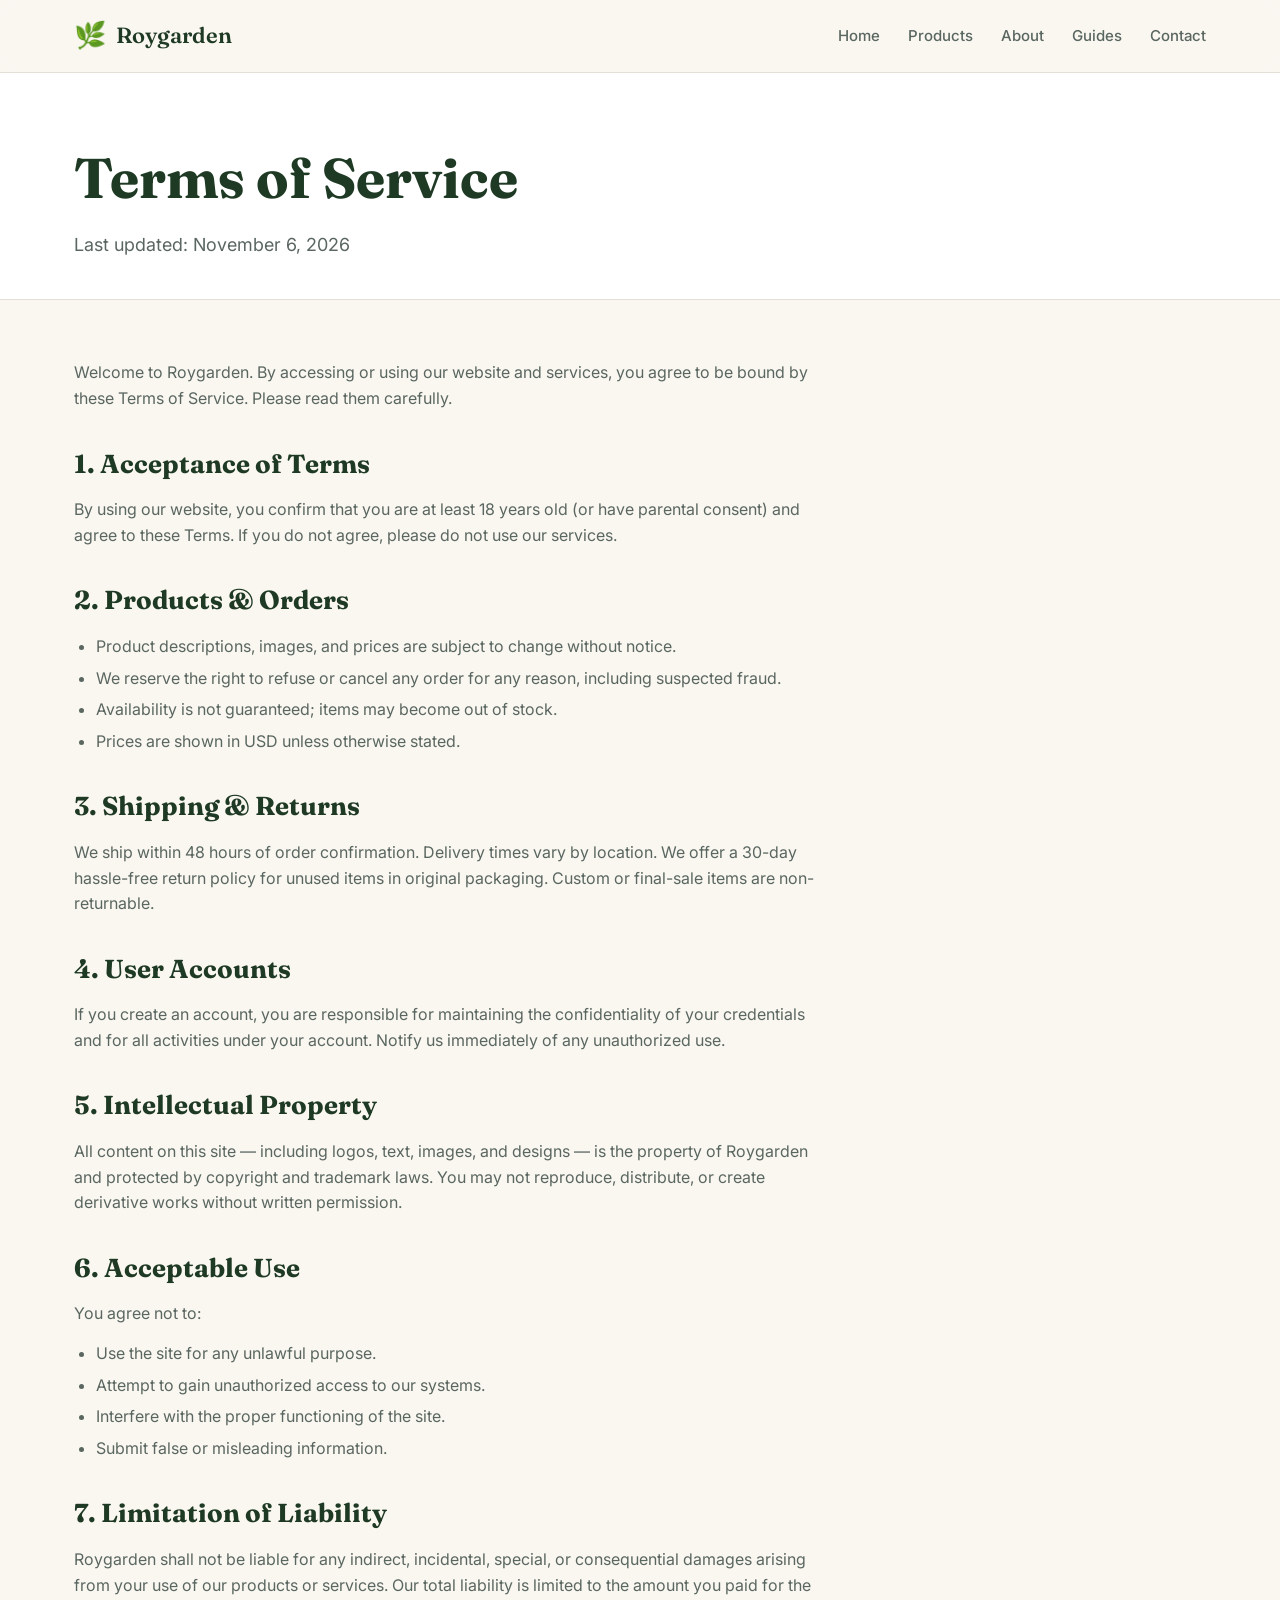
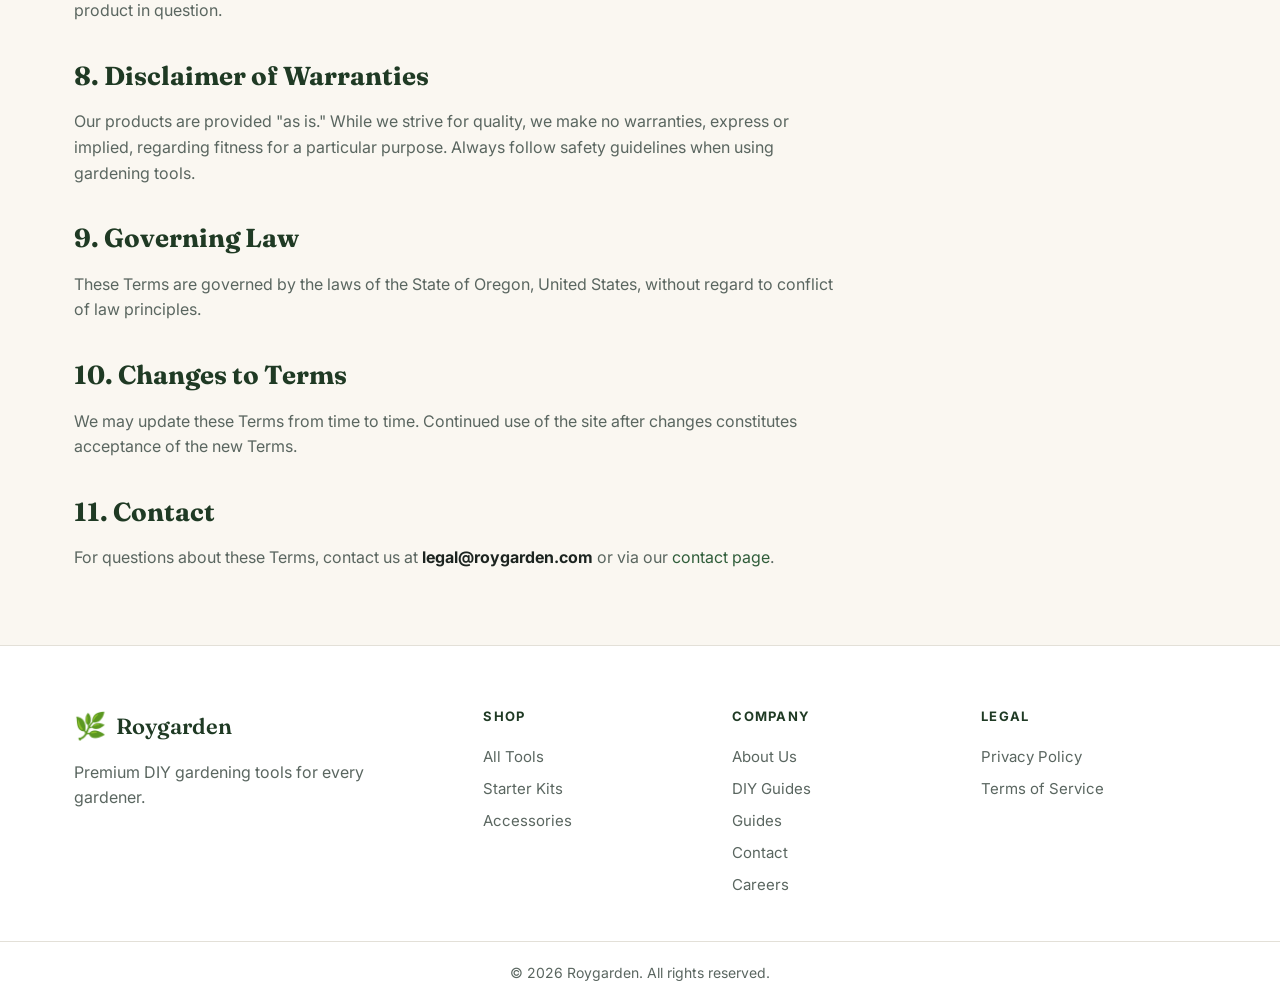
<file: terms.html>
<!DOCTYPE html>
<html lang="en">
<head>
  <meta charset="UTF-8" />
  <meta name="viewport" content="width=device-width, initial-scale=1.0" />
  <title>Terms of Service — Roygarden</title>
  <link rel="preconnect" href="https://fonts.googleapis.com" />
  <link rel="preconnect" href="https://fonts.gstatic.com" crossorigin />
  <link href="https://fonts.googleapis.com/css2?family=Fraunces:opsz,wght@9..144,400;9..144,600;9..144,700&family=Inter:wght@400;500;600&display=swap" rel="stylesheet" />
  <link rel="stylesheet" href="css/style.css" />
</head>
<body>
  <header class="site-header">
    <div class="container header-inner">
      <a href="index.html" class="logo"><span class="logo-mark">🌿</span><span class="logo-text">Roygarden</span></a>
      <nav class="nav">
        <a href="index.html">Home</a>
        <a href="products.html">Products</a>
        <a href="about.html">About</a>
        <a href="guide.html">Guides</a>
        <a href="contact.html">Contact</a>
      </nav>
      <button class="nav-toggle" aria-label="Toggle menu" aria-expanded="false"><span></span><span></span><span></span></button>
    </div>
  </header>

  <main>
    <section class="page-hero">
      <div class="container">
        <h1>Terms of Service</h1>
        <p>Last updated: November 6, 2026</p>
      </div>
    </section>

    <section class="content">
      <div class="container">
        <p>Welcome to Roygarden. By accessing or using our website and services, you agree to be bound by these Terms of Service. Please read them carefully.</p>

        <h2>1. Acceptance of Terms</h2>
        <p>By using our website, you confirm that you are at least 18 years old (or have parental consent) and agree to these Terms. If you do not agree, please do not use our services.</p>

        <h2>2. Products & Orders</h2>
        <ul>
          <li>Product descriptions, images, and prices are subject to change without notice.</li>
          <li>We reserve the right to refuse or cancel any order for any reason, including suspected fraud.</li>
          <li>Availability is not guaranteed; items may become out of stock.</li>
          <li>Prices are shown in USD unless otherwise stated.</li>
        </ul>

        <h2>3. Shipping & Returns</h2>
        <p>We ship within 48 hours of order confirmation. Delivery times vary by location. We offer a 30-day hassle-free return policy for unused items in original packaging. Custom or final-sale items are non-returnable.</p>

        <h2>4. User Accounts</h2>
        <p>If you create an account, you are responsible for maintaining the confidentiality of your credentials and for all activities under your account. Notify us immediately of any unauthorized use.</p>

        <h2>5. Intellectual Property</h2>
        <p>All content on this site — including logos, text, images, and designs — is the property of Roygarden and protected by copyright and trademark laws. You may not reproduce, distribute, or create derivative works without written permission.</p>

        <h2>6. Acceptable Use</h2>
        <p>You agree not to:</p>
        <ul>
          <li>Use the site for any unlawful purpose.</li>
          <li>Attempt to gain unauthorized access to our systems.</li>
          <li>Interfere with the proper functioning of the site.</li>
          <li>Submit false or misleading information.</li>
        </ul>

        <h2>7. Limitation of Liability</h2>
        <p>Roygarden shall not be liable for any indirect, incidental, special, or consequential damages arising from your use of our products or services. Our total liability is limited to the amount you paid for the product in question.</p>

        <h2>8. Disclaimer of Warranties</h2>
        <p>Our products are provided "as is." While we strive for quality, we make no warranties, express or implied, regarding fitness for a particular purpose. Always follow safety guidelines when using gardening tools.</p>

        <h2>9. Governing Law</h2>
        <p>These Terms are governed by the laws of the State of Oregon, United States, without regard to conflict of law principles.</p>

        <h2>10. Changes to Terms</h2>
        <p>We may update these Terms from time to time. Continued use of the site after changes constitutes acceptance of the new Terms.</p>

        <h2>11. Contact</h2>
        <p>For questions about these Terms, contact us at <strong>legal@roygarden.com</strong> or via our <a href="contact.html" style="color:var(--green-700);">contact page</a>.</p>
      </div>
    </section>
  </main>

  <footer class="site-footer">
    <div class="container footer-inner">
      <div class="footer-brand">
        <a href="index.html" class="logo"><span class="logo-mark">🌿</span><span class="logo-text">Roygarden</span></a>
        <p>Premium DIY gardening tools for every gardener.</p>
      </div>
      <div class="footer-links">
        <div><h4>Shop</h4><a href="products.html">All Tools</a><a href="products.html">Starter Kits</a><a href="products.html">Accessories</a></div>
        <div><h4>Company</h4><a href="about.html">About Us</a>
          <a href="guide.html">DIY Guides</a><a href="guide.html">Guides</a>
        <a href="contact.html">Contact</a><a href="careers.html">Careers</a></div>
        <div><h4>Legal</h4><a href="privacy.html">Privacy Policy</a><a href="terms.html">Terms of Service</a></div>
      </div>
    </div>
    <div class="footer-bottom"><div class="container"><p>© 2026 Roygarden. All rights reserved.</p></div></div>
  </footer>
  <script src="js/main.js"></script>
</body>
</html>
</file>
<file: css/style.css>
:root {
  --green-900: #1f3a24;
  --green-700: #2f5d3a;
  --green-500: #4f8a5b;
  --green-300: #9cc9a6;
  --green-100: #e6f1e8;
  --amber-500: #d48a2a;
  --amber-100: #fbe9cf;
  --cream: #faf7f1;
  --paper: #ffffff;
  --ink: #1c2420;
  --muted: #5a6660;
  --line: #e3e0d8;
  --radius: 14px;
  --radius-sm: 8px;
  --shadow: 0 10px 30px rgba(31, 58, 36, 0.08);
  --shadow-lg: 0 24px 60px rgba(31, 58, 36, 0.12);
}

* { box-sizing: border-box; margin: 0; padding: 0; }

html { scroll-behavior: smooth; }

body {
  font-family: "Inter", system-ui, -apple-system, sans-serif;
  color: var(--ink);
  background: var(--cream);
  line-height: 1.6;
  -webkit-font-smoothing: antialiased;
}

img { max-width: 100%; display: block; }

a { color: inherit; text-decoration: none; }

.container { width: 100%; max-width: 1180px; margin: 0 auto; padding: 0 24px; }

/* Header */
.site-header {
  position: sticky; top: 0; z-index: 50;
  background: rgba(250, 247, 241, 0.85);
  backdrop-filter: blur(12px);
  border-bottom: 1px solid var(--line);
}
.header-inner { display: flex; align-items: center; justify-content: space-between; height: 72px; }
.logo { display: flex; align-items: center; gap: 10px; font-family: "Fraunces", serif; font-weight: 600; font-size: 22px; color: var(--green-900); }
.logo-mark { font-size: 26px; }
.nav { display: flex; gap: 28px; }
.nav a { font-size: 15px; font-weight: 500; color: var(--muted); transition: color .2s; }
.nav a:hover { color: var(--green-900); }
.nav-toggle { display: none; flex-direction: column; gap: 5px; background: none; border: 0; cursor: pointer; }
.nav-toggle span { width: 24px; height: 2px; background: var(--green-900); border-radius: 2px; }

/* Buttons */
.btn {
  display: inline-flex; align-items: center; justify-content: center; gap: 8px;
  padding: 12px 22px; border-radius: 999px; font-weight: 600; font-size: 15px;
  border: 1px solid transparent; cursor: pointer; transition: all .2s ease;
  font-family: inherit;
}
.btn-primary { background: var(--green-700); color: #fff; }
.btn-primary:hover { background: var(--green-900); transform: translateY(-1px); }
.btn-ghost { background: transparent; color: var(--green-900); border-color: var(--green-700); }
.btn-ghost:hover { background: var(--green-100); }
.btn-sm { padding: 8px 16px; font-size: 13px; }
.btn-outline { background: transparent; color: var(--green-700); border-color: var(--line); }
.btn-outline:hover { border-color: var(--green-700); }

/* Hero */
.hero { padding: 80px 0 60px; }
.hero-inner { display: grid; grid-template-columns: 1.1fr 0.9fr; gap: 48px; align-items: center; }
.eyebrow { display: inline-block; font-size: 13px; font-weight: 600; letter-spacing: .12em; text-transform: uppercase; color: var(--green-700); background: var(--green-100); padding: 6px 14px; border-radius: 999px; margin-bottom: 20px; }
.hero h1 { font-family: "Fraunces", serif; font-size: clamp(40px, 6vw, 72px); line-height: 1.05; color: var(--green-900); font-weight: 700; margin-bottom: 20px; }
.hero h1 em { font-style: italic; color: var(--amber-500); font-weight: 600; }
.hero p { font-size: 18px; color: var(--muted); max-width: 520px; margin-bottom: 32px; }
.hero-actions { display: flex; gap: 14px; flex-wrap: wrap; }
.hero-visual { display: flex; justify-content: center; }
.hero-card {
  background: var(--paper); border-radius: var(--radius); padding: 40px;
  box-shadow: var(--shadow-lg); text-align: center; width: 100%; max-width: 360px;
  border: 1px solid var(--line);
}
.hero-card-leaf { font-size: 96px; line-height: 1; margin-bottom: 16px; }
.hero-card-text { font-weight: 600; color: var(--green-900); }

/* Sections */
.section-title { font-family: "Fraunces", serif; font-size: clamp(28px, 4vw, 40px); color: var(--green-900); font-weight: 700; margin-bottom: 32px; }
.section-head { display: flex; align-items: center; justify-content: space-between; margin-bottom: 24px; }
.section-head .section-title { margin-bottom: 0; }
.link-more { color: var(--green-700); font-weight: 600; }
.link-more:hover { color: var(--green-900); }

.features { padding: 60px 0; background: var(--paper); border-top: 1px solid var(--line); border-bottom: 1px solid var(--line); }
.feature-grid { display: grid; grid-template-columns: repeat(4, 1fr); gap: 28px; }
.feature { padding: 8px; }
.feature-icon { font-size: 36px; margin-bottom: 12px; }
.feature h3 { font-family: "Fraunces", serif; font-size: 20px; color: var(--green-900); margin-bottom: 8px; }
.feature p { color: var(--muted); font-size: 15px; }

.products-preview { padding: 80px 0; }
.product-grid { display: grid; grid-template-columns: repeat(4, 1fr); gap: 24px; }
.product-card { background: var(--paper); border: 1px solid var(--line); border-radius: var(--radius); overflow: hidden; transition: transform .2s, box-shadow .2s; }
.product-card:hover { transform: translateY(-4px); box-shadow: var(--shadow); }
.product-img { height: 180px; display: flex; align-items: center; justify-content: center; font-size: 64px; }
.product-info { padding: 18px; }
.product-info h3 { font-family: "Fraunces", serif; font-size: 18px; color: var(--green-900); margin-bottom: 4px; }
.product-info p { color: var(--muted); font-size: 14px; margin-bottom: 14px; }
.product-foot { display: flex; align-items: center; justify-content: space-between; }
.price { font-weight: 700; color: var(--green-900); font-size: 17px; }

/* CTA banner */
.cta-banner { padding: 80px 0; background: var(--green-900); color: #fff; text-align: center; }
.cta-banner h2 { font-family: "Fraunces", serif; font-size: clamp(28px, 4vw, 44px); margin-bottom: 12px; }
.cta-banner p { color: var(--green-300); margin-bottom: 28px; font-size: 17px; }
.newsletter { display: flex; gap: 12px; justify-content: center; flex-wrap: wrap; }
.newsletter input {
  padding: 12px 18px; border-radius: 999px; border: 1px solid var(--green-700);
  background: rgba(255,255,255,0.08); color: #fff; min-width: 280px; font-size: 15px; font-family: inherit;
}
.newsletter input::placeholder { color: var(--green-300); }

/* Footer */
.site-footer { background: var(--paper); border-top: 1px solid var(--line); padding: 60px 0 0; }
.footer-inner { display: grid; grid-template-columns: 1fr 2fr; gap: 48px; padding-bottom: 40px; }
.footer-brand p { color: var(--muted); margin-top: 12px; max-width: 300px; }
.footer-links { display: grid; grid-template-columns: repeat(3, 1fr); gap: 24px; }
.footer-links h4 { font-size: 13px; text-transform: uppercase; letter-spacing: .1em; color: var(--green-900); margin-bottom: 14px; font-weight: 700; }
.footer-links a { display: block; color: var(--muted); font-size: 15px; padding: 4px 0; }
.footer-links a:hover { color: var(--green-900); }
.footer-bottom { border-top: 1px solid var(--line); padding: 20px 0; }
.footer-bottom p { color: var(--muted); font-size: 14px; text-align: center; }

/* Page header (inner pages) */
.page-hero { padding: 60px 0 40px; background: var(--paper); border-bottom: 1px solid var(--line); }
.page-hero h1 { font-family: "Fraunces", serif; font-size: clamp(32px, 5vw, 56px); color: var(--green-900); margin-bottom: 8px; }
.page-hero p { color: var(--muted); font-size: 18px; max-width: 640px; }

.content { padding: 60px 0; }
.content h2 { font-family: "Fraunces", serif; font-size: 26px; color: var(--green-900); margin: 32px 0 12px; }
.content h2:first-child { margin-top: 0; }
.content h3 { font-size: 18px; color: var(--green-900); margin: 20px 0 8px; }
.content p { color: var(--muted); margin-bottom: 14px; max-width: 760px; }
.content ul, .content ol { color: var(--muted); margin: 8px 0 16px 22px; max-width: 760px; }
.content li { margin-bottom: 6px; }
.content strong { color: var(--ink); }

/* About */
.about-grid { display: grid; grid-template-columns: 1fr 1fr; gap: 48px; align-items: center; }
.about-visual { background: linear-gradient(135deg, var(--green-100), var(--amber-100)); border-radius: var(--radius); height: 360px; display: flex; align-items: center; justify-content: center; font-size: 120px; }

/* Products page */
.filters { display: flex; gap: 10px; flex-wrap: wrap; margin-bottom: 32px; }
.filter-btn { padding: 8px 16px; border-radius: 999px; border: 1px solid var(--line); background: var(--paper); cursor: pointer; font-size: 14px; font-weight: 500; color: var(--muted); }
.filter-btn.active { background: var(--green-700); color: #fff; border-color: var(--green-700); }

/* Contact */
.contact-grid { display: grid; grid-template-columns: 1fr 1fr; gap: 48px; }
.contact-form { display: flex; flex-direction: column; gap: 16px; }
.contact-form label { font-size: 14px; font-weight: 600; color: var(--green-900); }
.contact-form input, .contact-form textarea {
  padding: 12px 16px; border: 1px solid var(--line); border-radius: var(--radius-sm);
  font-family: inherit; font-size: 15px; background: var(--paper);
}
.contact-form textarea { min-height: 140px; resize: vertical; }
.contact-info p { color: var(--muted); margin-bottom: 12px; }

/* Responsive */
@media (max-width: 900px) {
  .hero-inner, .about-grid, .contact-grid, .footer-inner { grid-template-columns: 1fr; }
  .feature-grid, .product-grid { grid-template-columns: repeat(2, 1fr); }
  .footer-links { grid-template-columns: repeat(2, 1fr); }
}
@media (max-width: 600px) {
  .nav { display: none; position: absolute; top: 72px; left: 0; right: 0; background: var(--cream); flex-direction: column; padding: 16px 24px; border-bottom: 1px solid var(--line); }
  .nav.open { display: flex; }
  .nav-toggle { display: flex; }
  .feature-grid, .product-grid { grid-template-columns: 1fr; }
  .footer-links { grid-template-columns: 1fr; }
}
</file>
